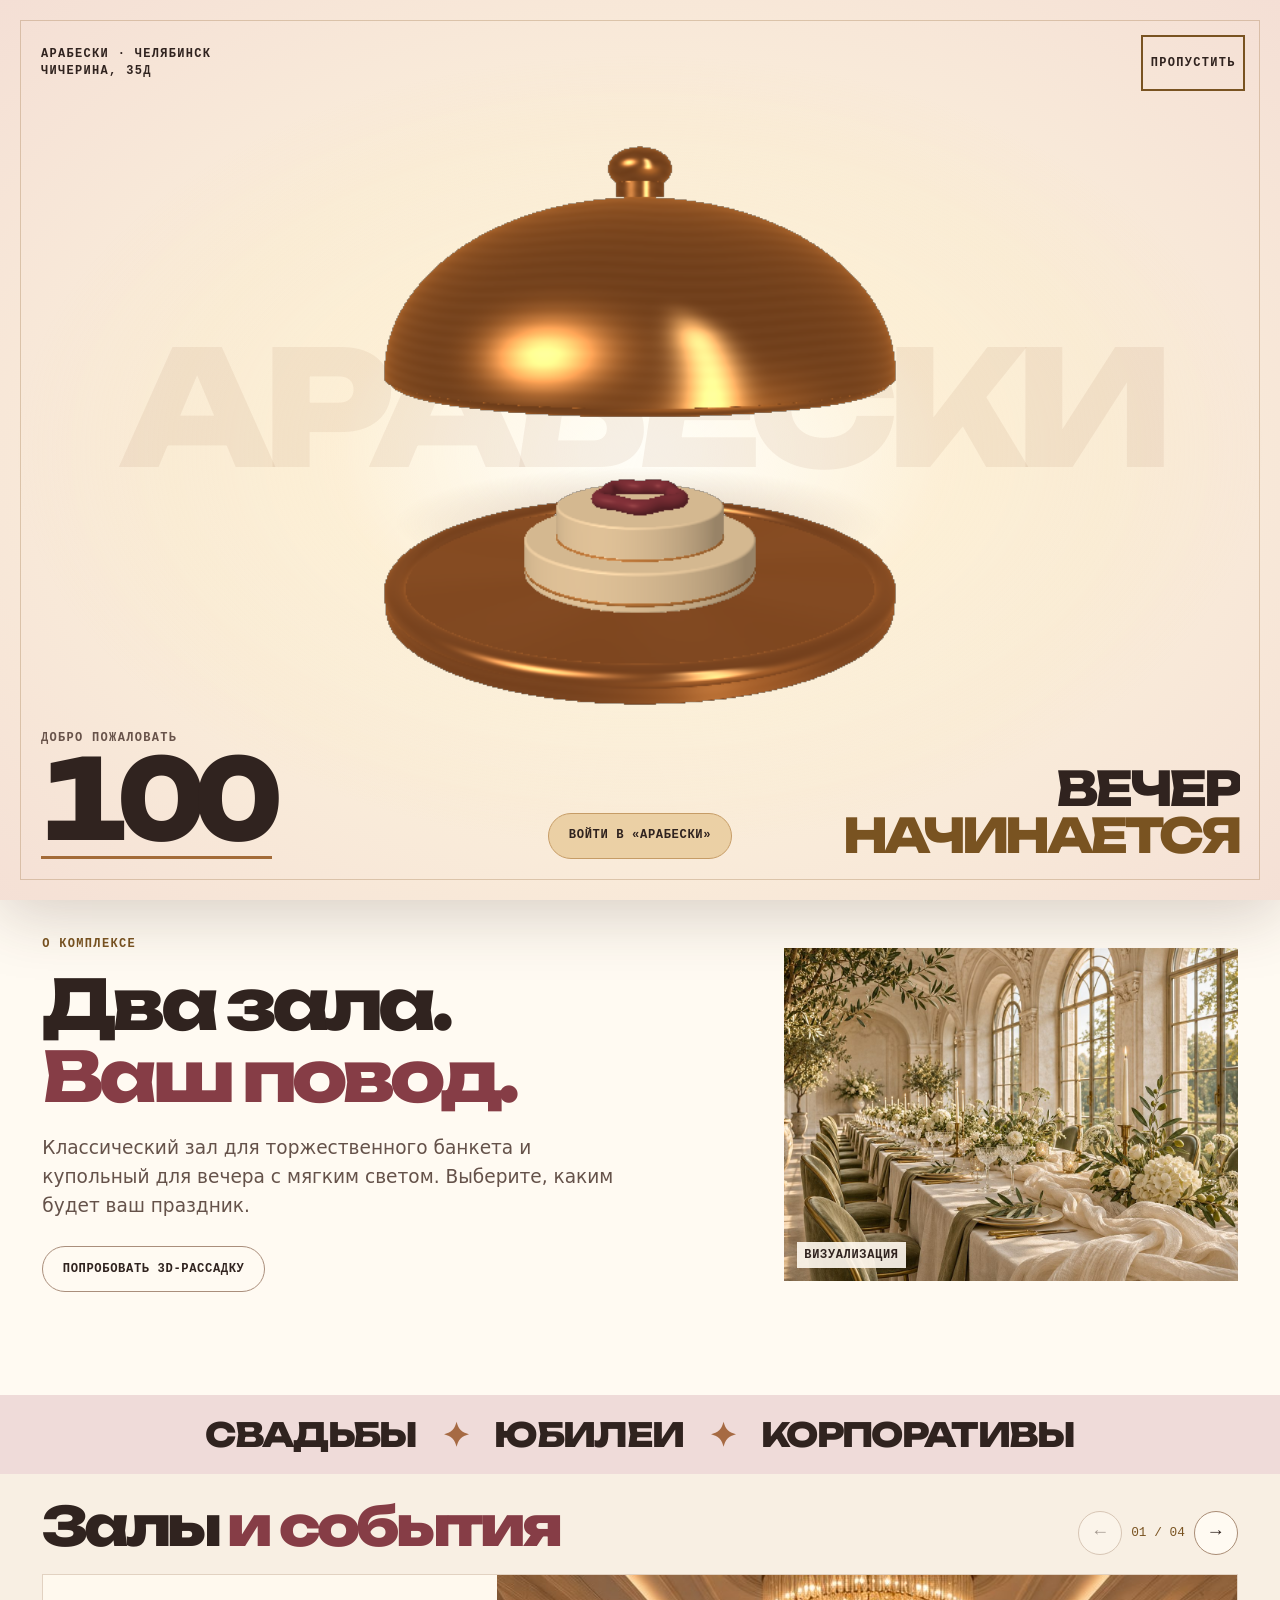
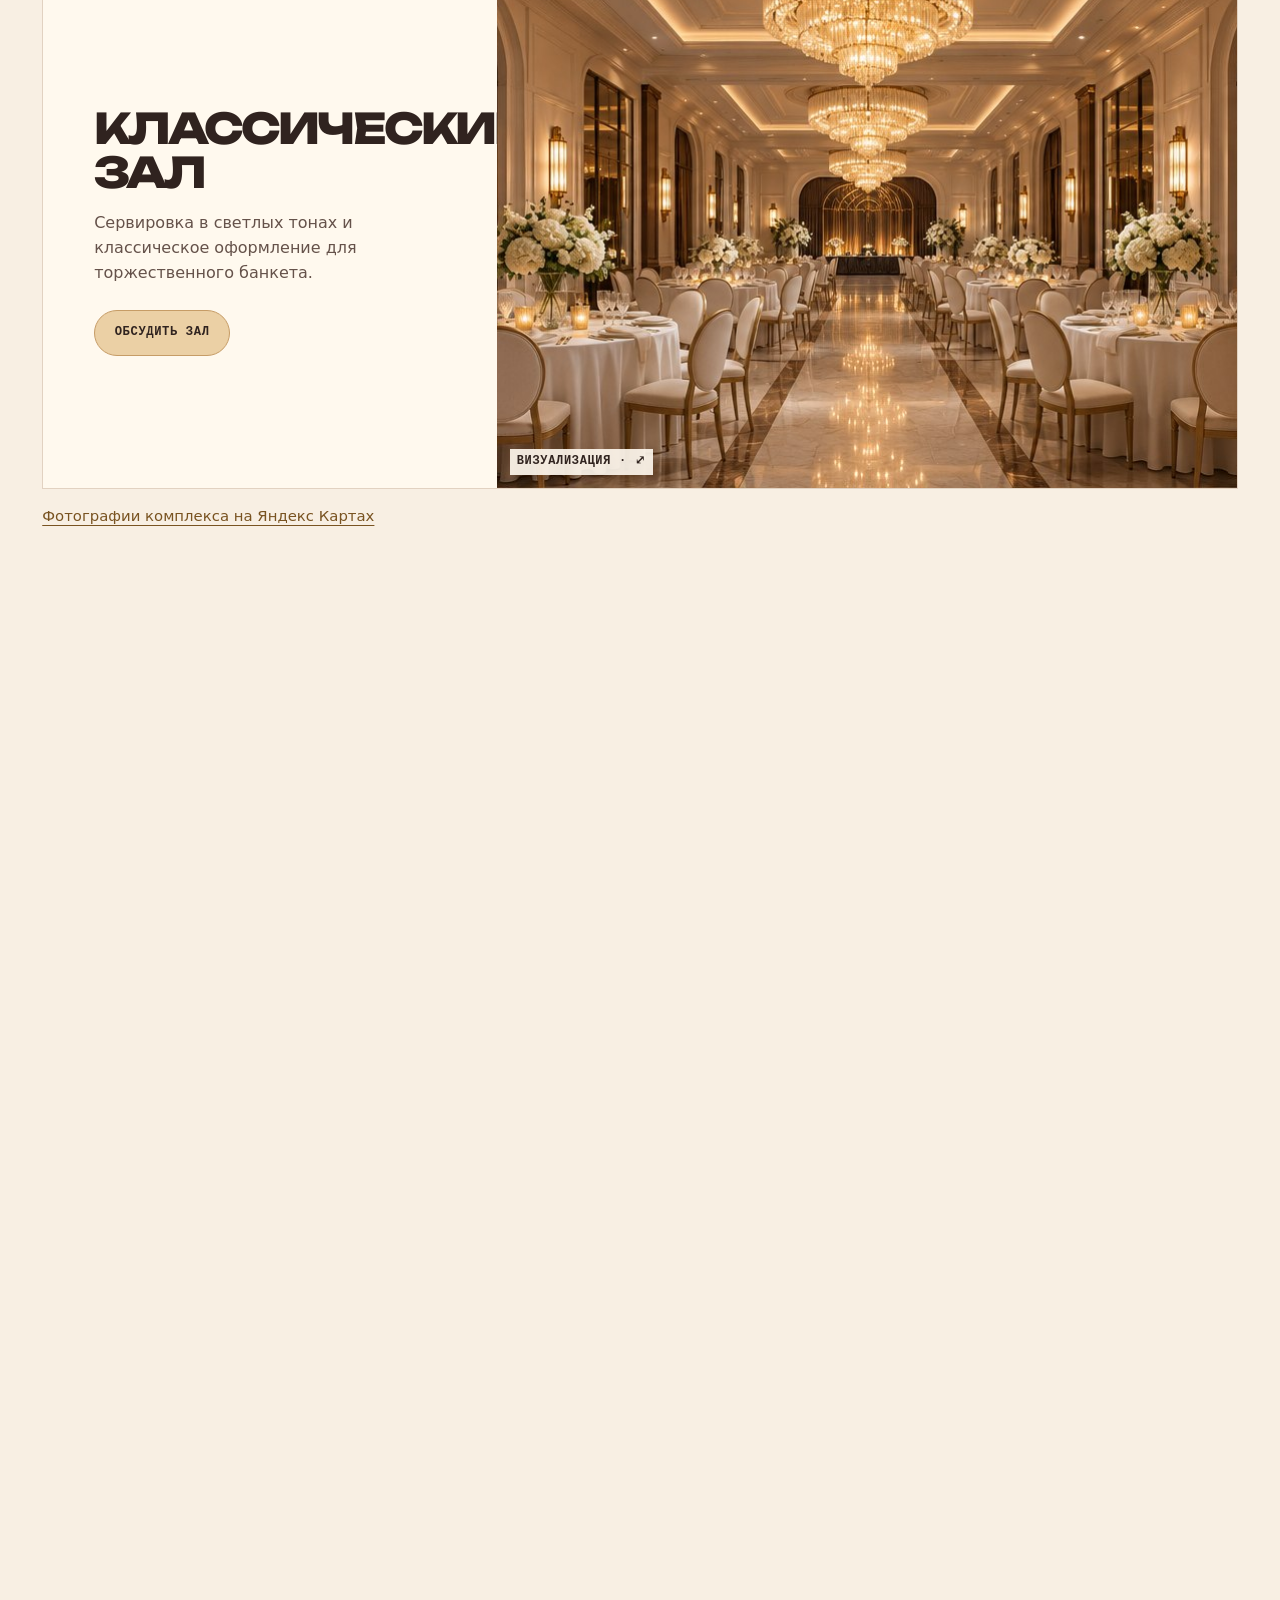
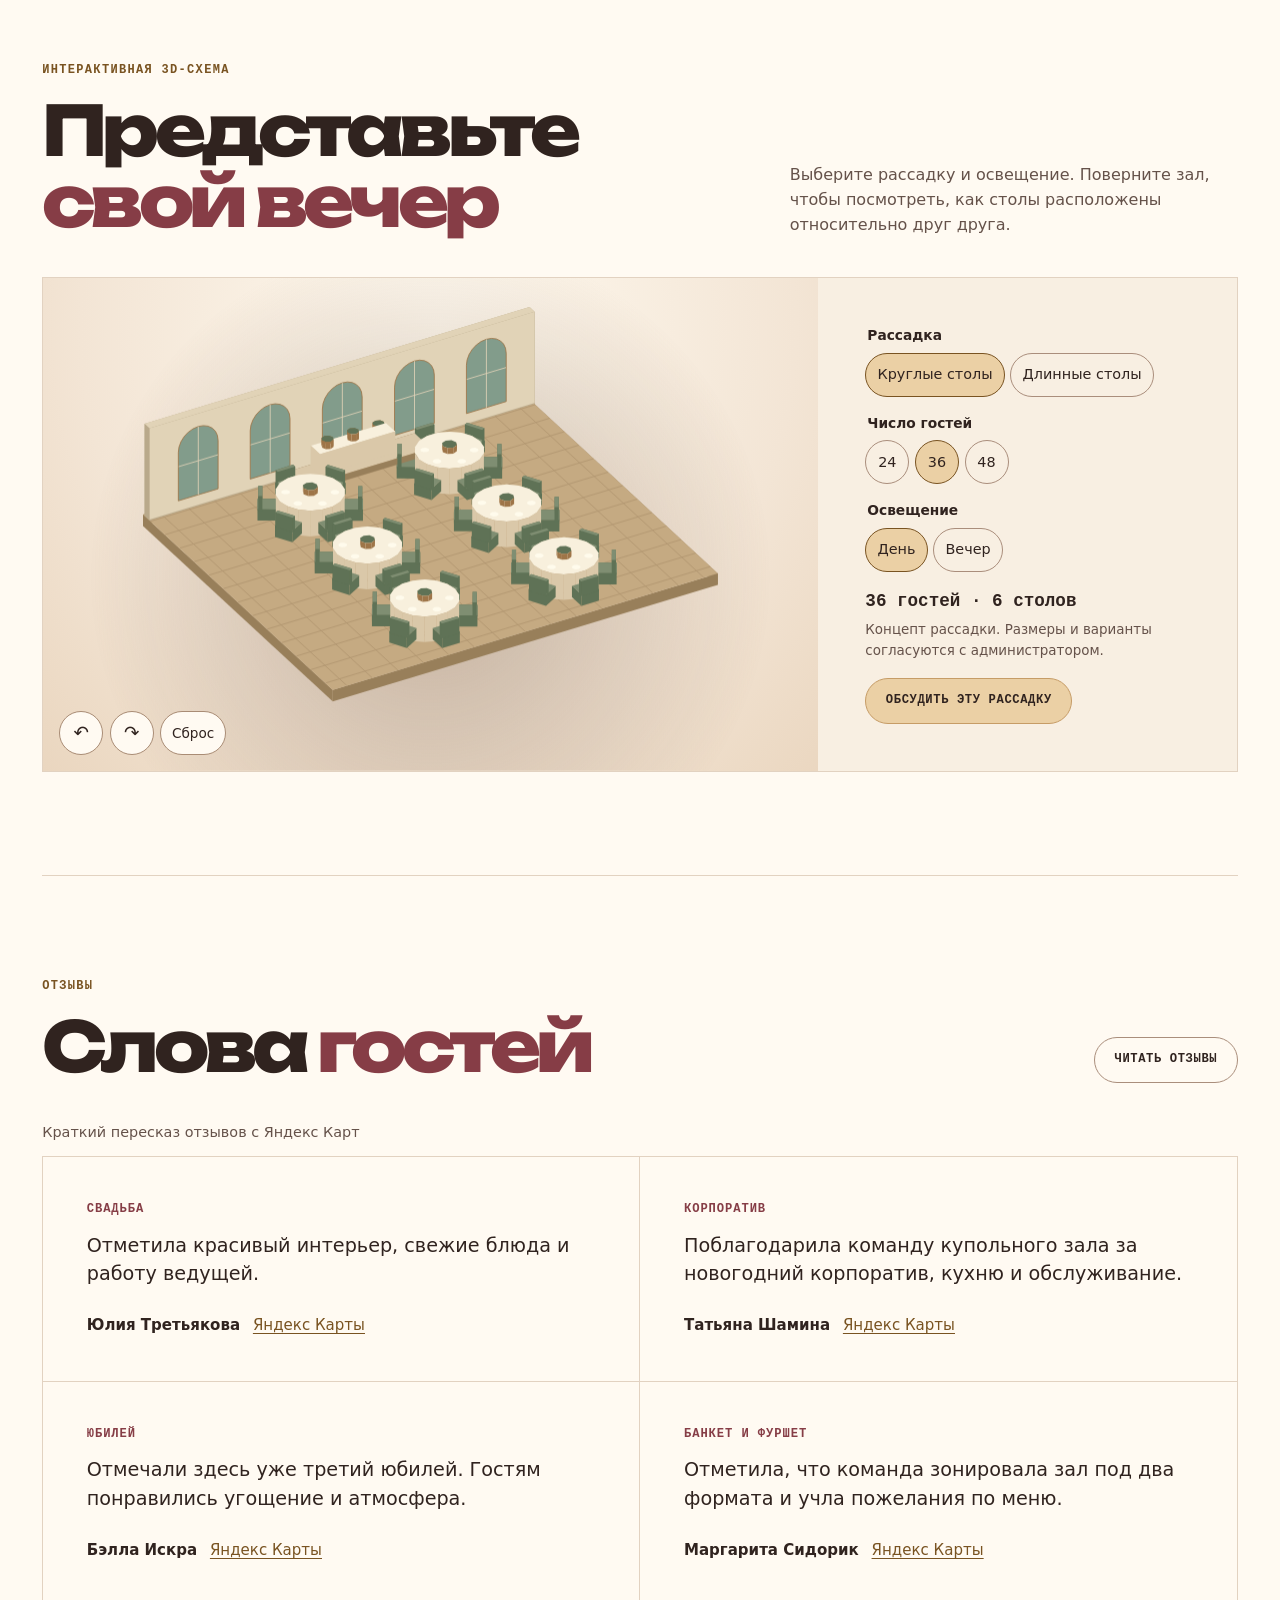
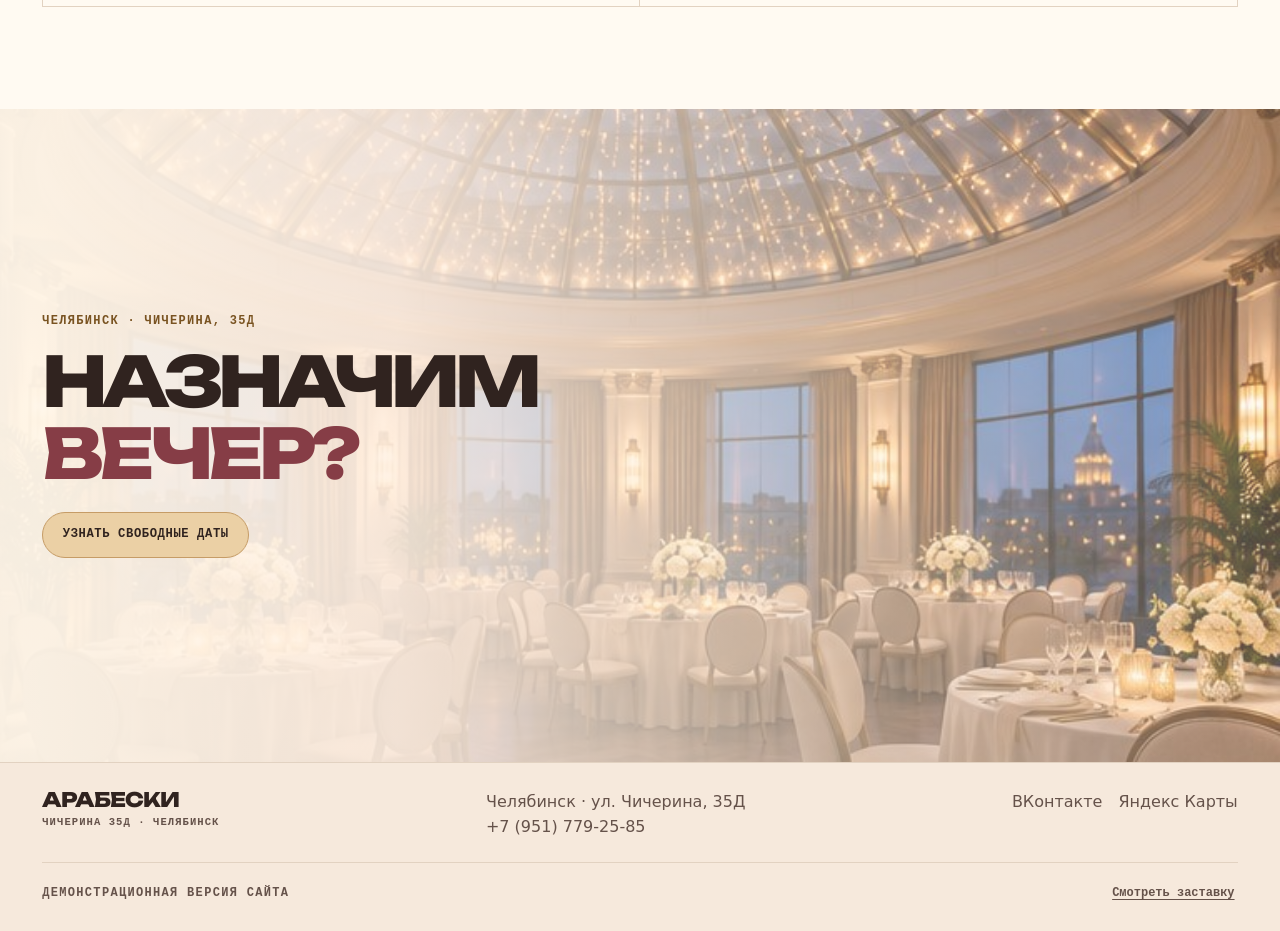
<file: index.html>
<!doctype html><html lang="ru"><head><meta charset="utf-8"><meta name="viewport" content="width=device-width,initial-scale=1"><meta name="robots" content="noindex,nofollow"><meta name="theme-color" content="#fffaf2"><meta name="description" content="Банкетный комплекс Арабески в Челябинске. Два зала, банкетное меню, отзывы и контакты."><meta property="og:title" content="Арабески · Банкетный комплекс"><meta property="og:description" content="Демо сайта банкетного комплекса в Челябинске"><title>Арабески — банкетный комплекс</title><link rel="icon" href="assets/icon.svg" type="image/svg+xml"><link rel="stylesheet" href="assets/style.css"><script src="assets/site.js" defer></script><script src="assets/poster.js" defer></script><script src="assets/cloche.js" defer></script><script src="assets/studio.js" defer></script></head><body><a class="skip" href="#main">Перейти к содержанию</a><header class="header"><div class="wrap nav-wrap"><a class="brand" href="index.html"><span>Арабески<small>ЧИЧЕРИНА 35Д · ЧЕЛЯБИНСК</small></span></a><button class="plain menu-toggle" data-show-menu type="button" aria-controls="site-menu" aria-expanded="false"><span class="menu-icon" aria-hidden="true"></span>Меню</button><button class="button" type="button" data-book >Обсудить банкет</button></div></header><main id="main">
<section class="poster wrap">
  <div class="poster-meta"><span>Банкетный комплекс</span><span>Свадьбы · юбилеи · корпоративы</span><a href="contacts.html">Челябинск · Чичерина, 35Д</a></div>
  <h1>Арабески</h1>
  <div class="poster-end"><div><strong>Два зала</strong><span>Классический и купольный</span></div><div><strong>35Д</strong><span>Улица Чичерина</span></div><div class="actions"><button class="button" type="button" data-book >Обсудить дату</button><a class="button outline" href="#halls">Смотреть залы</a></div></div>
</section>
<section class="section wrap story"><div><p class="eyebrow">О комплексе</p><h2>Два зала.<br><em>Ваш повод.</em></h2><p>Классический зал для торжественного банкета и купольный для вечера с мягким светом. Выберите, каким будет ваш праздник.</p><a class="button outline" href="#studio">Попробовать 3D-рассадку</a></div><div class="editorial-image"><img src="assets/opening.jpg" alt="Банкетный стол у высоких окон · визуализация" width="1320" height="880" loading="lazy" decoding="async"><small class="photo-label">Визуализация</small></div></section>
<div class="event-strip" aria-label="Форматы мероприятий"><span>Свадьбы</span><span aria-hidden="true">✦</span><span>Юбилеи</span><span aria-hidden="true">✦</span><span>Корпоративы</span></div>
<section class="chapters" id="halls" data-chapters><div class="chapter-shell wrap">
  <div class="chapter-head"><h2>Залы <em>и события</em></h2><div class="chapter-controls"><button class="chapter-turn" type="button" data-chapter-turn="-1" aria-label="Предыдущая глава">←</button><span data-chapter-status>01 / 04</span><button class="chapter-turn" type="button" data-chapter-turn="1" aria-label="Следующая глава">→</button></div></div>
  <div class="chapter-track" data-track tabindex="0" aria-label="Главы о банкетном комплексе"><article class="chapter"><div class="chapter-copy"><h3>Классический зал</h3><p>Сервировка в светлых тонах и классическое оформление для торжественного банкета.</p><button class="button" type="button" data-book data-hall="Классический зал">Обсудить зал</button></div><button type="button" class="image-button chapter-picture" data-photo="classic" data-caption="Классический зал · Визуализация" aria-label="Увеличить изображение: Классический зал"><img src="assets/classic.jpg" alt="Классический зал · визуализация" width="768" height="512" loading="lazy" decoding="async"><small class="photo-label">Визуализация · ⤢</small></button></article><article class="chapter"><div class="chapter-copy"><h3>Купольный зал</h3><p>Купольный потолок и мягкий свет для вечернего торжества.</p><button class="button" type="button" data-book data-hall="Купольный зал">Обсудить зал</button></div><button type="button" class="image-button chapter-picture" data-photo="dome" data-caption="Купольный зал · Визуализация" aria-label="Увеличить изображение: Купольный зал"><img src="assets/dome.jpg" alt="Купольный зал · визуализация" width="768" height="512" loading="lazy" decoding="async"><small class="photo-label">Визуализация · ⤢</small></button></article><article class="chapter"><div class="chapter-copy"><h3>Банкетное меню</h3><p>От первых закусок до десерта. Посмотрите пример подачи и запросите актуальное меню на свою дату.</p><a class="button outline" href="menu.html">Открыть меню</a></div><button type="button" class="image-button chapter-picture" data-photo="food" data-caption="Банкетное меню · Визуализация" aria-label="Увеличить изображение: Банкетное меню"><img src="assets/food.jpg" alt="Банкетное меню · визуализация" width="768" height="512" loading="lazy" decoding="async"><small class="photo-label">Визуализация · ⤢</small></button></article><article class="chapter"><div class="chapter-copy"><h3>Ваше событие</h3><p>Свадьба, юбилей или корпоратив. Сообщите дату и число гостей, чтобы обсудить формат с администратором.</p><button class="button" type="button" data-book >Обсудить событие</button></div><button type="button" class="image-button chapter-picture" data-photo="table" data-caption="Ваше событие · Визуализация" aria-label="Увеличить изображение: Ваше событие"><img src="assets/table.jpg" alt="Ваше событие · визуализация" width="768" height="512" loading="lazy" decoding="async"><small class="photo-label">Визуализация · ⤢</small></button></article></div>
  <a class="source" href="https://yandex.ru/maps/org/arabeski/1762010667/">Фотографии комплекса на Яндекс Картах</a>
</div></section>

<section class="studio section wrap" id="studio">
  <div class="section-heading"><div><p class="eyebrow">Интерактивная 3D-схема</p><h2>Представьте <em>свой вечер</em></h2></div><p>Выберите рассадку и освещение. Поверните зал, чтобы посмотреть, как столы расположены относительно друг друга.</p></div>
  <div class="studio-panel" data-studio>
    <div class="studio-stage"><canvas data-scene width="760" height="530" aria-label="Интерактивная трёхмерная схема рассадки"></canvas>
      <div class="scene-controls"><button type="button" data-turn="-1" aria-label="Повернуть влево">↶</button><button type="button" data-turn="1" aria-label="Повернуть вправо">↷</button><button type="button" data-view-reset aria-label="Вернуть исходный ракурс">Сброс</button></div>
    </div>
    <div class="studio-options">
      <fieldset><legend>Рассадка</legend><div class="studio-choices"><button type="button" data-seating="round" aria-pressed="true">Круглые столы</button><button type="button" data-seating="long" aria-pressed="false">Длинные столы</button></div></fieldset>
      <fieldset><legend>Число гостей</legend><div class="studio-choices"><button type="button" data-guests="24" aria-pressed="false">24</button><button type="button" data-guests="36" aria-pressed="true">36</button><button type="button" data-guests="48" aria-pressed="false">48</button></div></fieldset>
      <fieldset><legend>Освещение</legend><div class="studio-choices"><button type="button" data-light="day" aria-pressed="true">День</button><button type="button" data-light="night" aria-pressed="false">Вечер</button></div></fieldset>
      <p class="studio-summary" data-summary aria-live="polite"></p><p class="studio-note">Концепт рассадки. Размеры и варианты согласуются с администратором.</p>
      <button class="button" type="button" data-book data-plan>Обсудить эту рассадку</button>
    </div>
  </div>
</section>
<section class="section wrap"><div class="section-heading"><div><p class="eyebrow">Отзывы</p><h2>Слова <em>гостей</em></h2></div><a class="button outline" href="reviews.html">Читать отзывы</a></div><p class="review-note">Краткий пересказ отзывов с Яндекс Карт</p><div class="quote-grid"><article class="quote" data-review-category="wedding"><p class="quote-event">Свадьба</p><p class="quote-copy">Отметила красивый интерьер, свежие блюда и работу ведущей.</p><p class="quote-byline"><strong>Юлия Третьякова</strong><a href="https://yandex.ru/maps/org/arabeski/1762010667/reviews/">Яндекс Карты</a></p></article><article class="quote" data-review-category="corporate"><p class="quote-event">Корпоратив</p><p class="quote-copy">Поблагодарила команду купольного зала за новогодний корпоратив, кухню и обслуживание.</p><p class="quote-byline"><strong>Татьяна Шамина</strong><a href="https://yandex.ru/maps/org/arabeski/1762010667/reviews/">Яндекс Карты</a></p></article><article class="quote" data-review-category="anniversary"><p class="quote-event">Юбилей</p><p class="quote-copy">Отмечали здесь уже третий юбилей. Гостям понравились угощение и атмосфера.</p><p class="quote-byline"><strong>Бэлла Искра</strong><a href="https://yandex.ru/maps/org/arabeski/1762010667/reviews/">Яндекс Карты</a></p></article><article class="quote" data-review-category="other"><p class="quote-event">Банкет и фуршет</p><p class="quote-copy">Отметила, что команда зонировала зал под два формата и учла пожелания по меню.</p><p class="quote-byline"><strong>Маргарита Сидорик</strong><a href="https://yandex.ru/maps/org/arabeski/1762010667/reviews/">Яндекс Карты</a></p></article></div></section>
<section class="closing"><img src="assets/dome.jpg" alt="Купольный зал · визуализация" width="768" height="512" loading="lazy" decoding="async"><div class="wrap"><p class="eyebrow">Челябинск · Чичерина, 35Д</p><h2>Назначим <em>вечер?</em></h2><button class="button" type="button" data-book >Узнать свободные даты</button></div></section></main><footer class="footer"><div class="wrap footer-main"><a class="brand" href="index.html"><span>Арабески<small>ЧИЧЕРИНА 35Д · ЧЕЛЯБИНСК</small></span></a><div>Челябинск · ул. Чичерина, 35Д<br><a href="tel:+79517792585">+7 (951) 779-25-85</a></div><div class="footer-links"><a href="https://vk.ru/arabeski_chel">ВКонтакте</a><a href="https://yandex.ru/maps/org/arabeski/1762010667/">Яндекс Карты</a></div></div><div class="wrap footer-note"><span>Демонстрационная версия сайта</span><button class="plain replay-intro" type="button" data-replay-intro>Смотреть заставку</button></div></footer><dialog id="booking" aria-labelledby="booking-title"><div class="dialog-inner"><form method="dialog"><button class="close" aria-label="Закрыть">×</button></form><p class="eyebrow">Планирование банкета</p><h2 id="booking-title">Обсудить <em>праздник</em></h2><form id="request"><label>Формат<select name="event"><option>Свадьба</option><option>Юбилей</option><option>Корпоратив</option><option>Другое мероприятие</option></select></label><div class="fields"><label>Дата<input type="date" name="date" required></label><label>Число гостей<input type="number" name="guests" min="1" max="500" required inputmode="numeric" placeholder="Например, 40"></label></div><label>Зал<select name="hall"><option>Помогите выбрать</option><option>Классический зал</option><option>Купольный зал</option></select></label><p class="hint">Сайт подготовит текст. Отправить его можно вручную в сообщество.</p><button class="button" type="submit">Подготовить запрос</button></form><div id="request-ready" hidden><label>Ваш запрос<textarea id="message" rows="6" readonly></textarea></label><div class="actions"><button class="button outline" id="copy" type="button">Скопировать</button><a class="button" href="https://vk.ru/arabeski_chel" target="_blank" rel="noopener">Открыть ВКонтакте</a></div><p id="copy-status" class="hint" role="status"></p></div></div></dialog>
<dialog id="lightbox" aria-label="Фотография зала"><div class="lightbox-inner"><form method="dialog"><button class="close" aria-label="Закрыть">×</button></form><img alt=""><p></p></div></dialog><dialog id="site-menu" aria-label="Навигация по сайту"><div class="menu-layout"><div class="menu-navigation">
  <div class="menu-head"><a class="brand" href="index.html"><span>Арабески<small>ЧИЧЕРИНА 35Д · ЧЕЛЯБИНСК</small></span></a><form method="dialog"><button class="plain menu-toggle" type="submit">Закрыть <span class="menu-icon menu-cross" aria-hidden="true"></span></button></form></div>
  <nav aria-label="Разделы сайта"><a href="index.html" aria-current="page" data-menu-image="assets/opening.jpg" data-image-alt="Праздничная сервировка · визуализация">Главная</a><a href="menu.html"  data-menu-image="assets/food.jpg" data-image-alt="Подача горячего блюда · визуализация">Меню</a><a href="reviews.html"  data-menu-image="assets/table.jpg" data-image-alt="Детали сервировки · визуализация">Отзывы</a><a href="contacts.html"  data-menu-image="assets/dome.jpg" data-image-alt="Купольный зал · визуализация">Контакты</a></nav>
  <a class="menu-phone" href="tel:+79517792585">+7 (951) 779-25-85</a>
</div><div class="menu-visual"><img src="assets/opening.jpg" alt="Праздничная сервировка · визуализация" width="1320" height="880" loading="lazy" decoding="async"><small class="photo-label">Визуализация</small></div></div></dialog><dialog id="splash" aria-labelledby="splash-title"><div class="splash-layout">
  <div class="splash-top"><span>Арабески · Челябинск<br>Чичерина, 35Д</span><form method="dialog"><button type="submit" class="plain">Пропустить</button></form></div>
  <div class="splash-visual" aria-hidden="true"><span class="splash-wordmark">Арабески</span><div class="cloche-fallback"><i></i><span></span><b></b></div><canvas></canvas></div>
  <div class="splash-bottom"><div class="splash-progress"><p class="splash-place" data-intro-state>Готовим подачу</p><div role="progressbar" aria-label="Раскрытие заставки" aria-valuemin="0" aria-valuemax="100" aria-valuenow="0" data-intro-progress><strong aria-hidden="true" data-intro-count>0</strong><i aria-hidden="true"></i></div></div><form method="dialog"><button type="submit" class="button" data-intro-enter disabled>Войти в «Арабески»</button></form><p id="splash-title"><span>Вечер</span> <em>начинается</em></p></div>
</div></dialog></body></html>
</file>
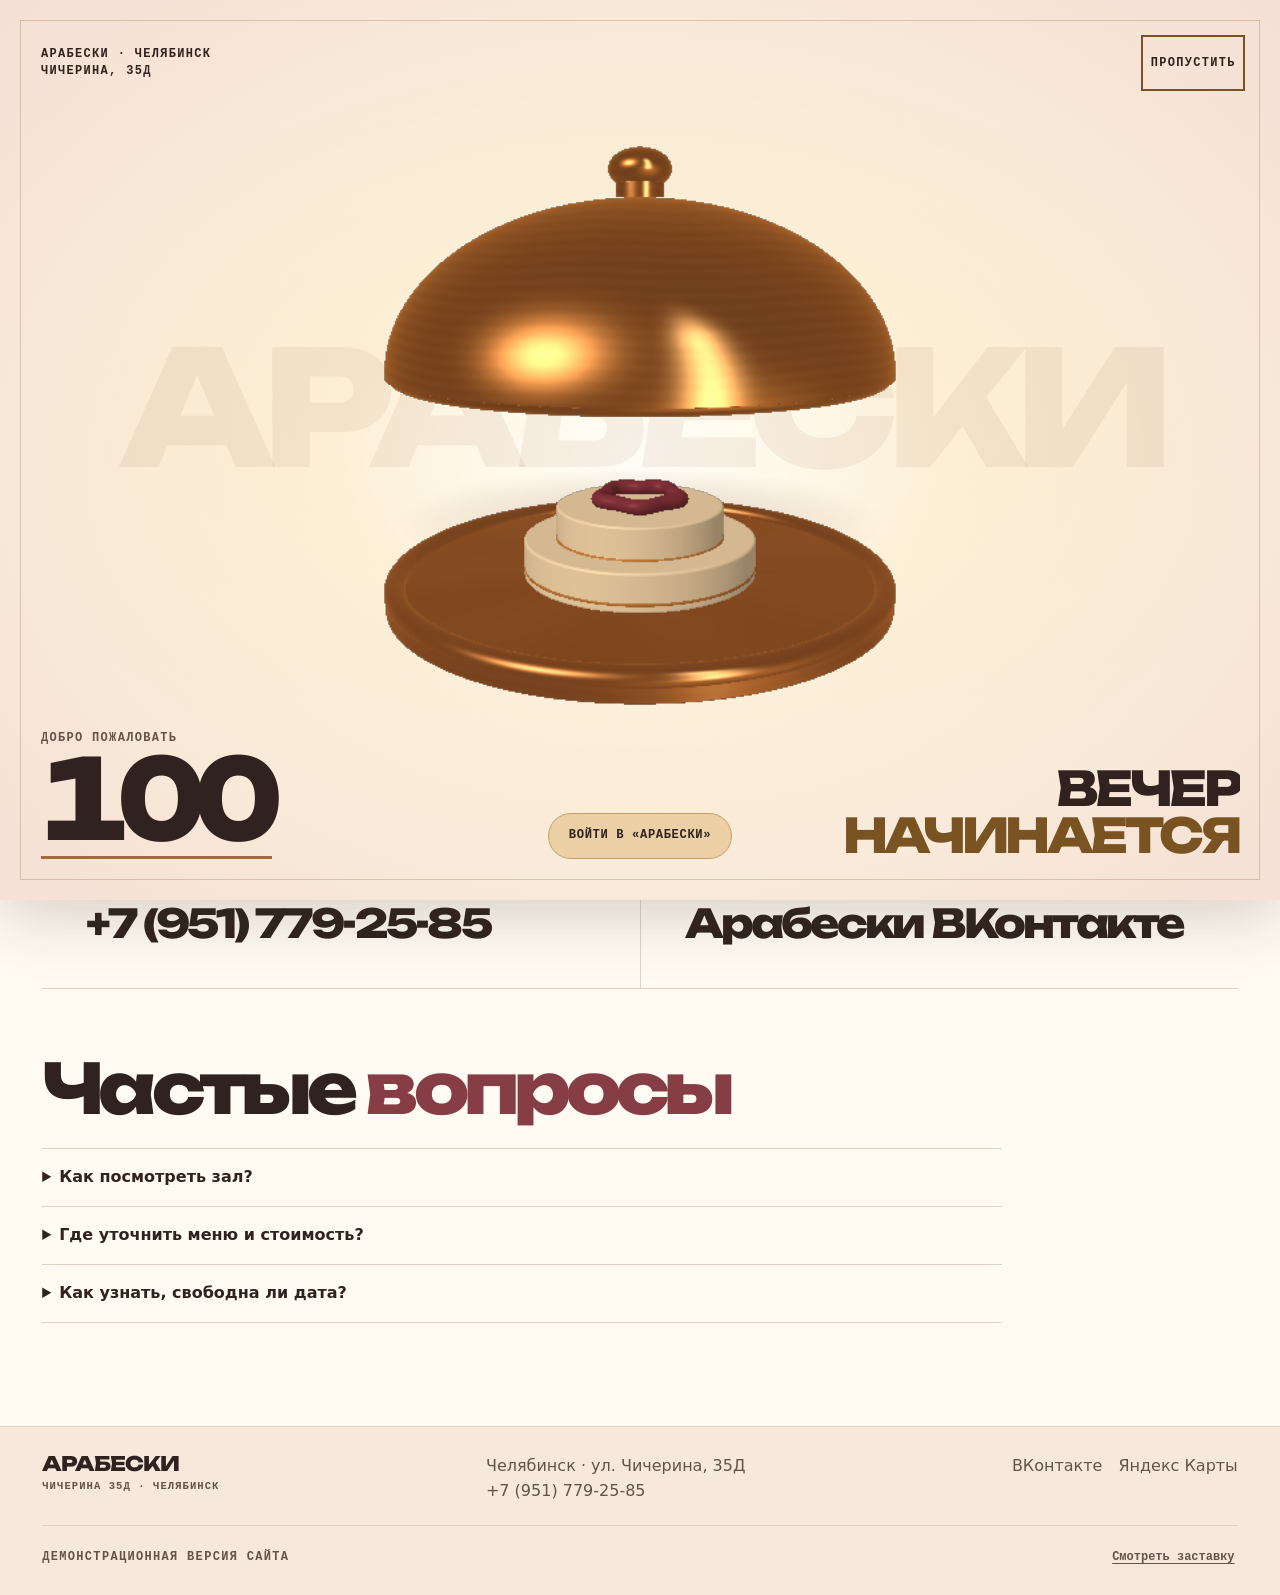
<file: contacts.html>
<!doctype html><html lang="ru"><head><meta charset="utf-8"><meta name="viewport" content="width=device-width,initial-scale=1"><meta name="robots" content="noindex,nofollow"><meta name="theme-color" content="#fffaf2"><meta name="description" content="Банкетный комплекс Арабески в Челябинске. Два зала, банкетное меню, отзывы и контакты."><meta property="og:title" content="Арабески · Банкетный комплекс"><meta property="og:description" content="Демо сайта банкетного комплекса в Челябинске"><title>Контакты · Арабески — банкетный комплекс</title><link rel="icon" href="assets/icon.svg" type="image/svg+xml"><link rel="stylesheet" href="assets/style.css"><script src="assets/site.js" defer></script><script src="assets/poster.js" defer></script><script src="assets/cloche.js" defer></script></head><body><a class="skip" href="#main">Перейти к содержанию</a><header class="header"><div class="wrap nav-wrap"><a class="brand" href="index.html"><span>Арабески<small>ЧИЧЕРИНА 35Д · ЧЕЛЯБИНСК</small></span></a><button class="plain menu-toggle" data-show-menu type="button" aria-controls="site-menu" aria-expanded="false"><span class="menu-icon" aria-hidden="true"></span>Меню</button><button class="button" type="button" data-book >Обсудить банкет</button></div></header><main id="main"><section class="wrap inner-hero editorial"><div><p class="eyebrow">Контакты · Челябинск</p><h1>Давайте <em>встретимся</em></h1><p class="intro">Выберите удобный способ связи, чтобы уточнить свободные даты и договориться о просмотре зала.</p><div class="actions"><button class="button" type="button" data-book >Обсудить банкет</button><a class="button outline" href="https://vk.ru/arabeski_chel">Написать ВКонтакте</a></div></div><div class="address-card"><p class="eyebrow">Как нас найти</p><h2>Чичерина, <em>35Д</em></h2><p>Челябинск · 2 этаж</p><a class="button outline" href="https://yandex.ru/maps/org/arabeski/1762010667/">Построить маршрут</a><span class="mark" aria-hidden="true">✦</span></div></section>
<section class="section wrap"><div class="section-heading"><h2>На <em>связи</em></h2></div><div class="contact-grid"><article><p class="eyebrow">Телефон</p><h3><a href="tel:+79517792585">+7 (951) 779-25-85</a></h3></article><article><p class="eyebrow">Сообщество</p><h3><a href="https://vk.ru/arabeski_chel">Арабески ВКонтакте</a></h3></article></div><div class="faq"><h2>Частые <em>вопросы</em></h2><details><summary>Как посмотреть зал?</summary><p>Позвоните или напишите в сообщество, чтобы согласовать время просмотра.</p></details><details><summary>Где уточнить меню и стоимость?</summary><p>Сообщите дату и примерное число гостей администратору. Он подскажет актуальные варианты.</p></details><details><summary>Как узнать, свободна ли дата?</summary><p>Подготовьте запрос с датой и уточните доступность в сообществе или по телефону.</p></details></div></section></main><footer class="footer"><div class="wrap footer-main"><a class="brand" href="index.html"><span>Арабески<small>ЧИЧЕРИНА 35Д · ЧЕЛЯБИНСК</small></span></a><div>Челябинск · ул. Чичерина, 35Д<br><a href="tel:+79517792585">+7 (951) 779-25-85</a></div><div class="footer-links"><a href="https://vk.ru/arabeski_chel">ВКонтакте</a><a href="https://yandex.ru/maps/org/arabeski/1762010667/">Яндекс Карты</a></div></div><div class="wrap footer-note"><span>Демонстрационная версия сайта</span><button class="plain replay-intro" type="button" data-replay-intro>Смотреть заставку</button></div></footer><dialog id="booking" aria-labelledby="booking-title"><div class="dialog-inner"><form method="dialog"><button class="close" aria-label="Закрыть">×</button></form><p class="eyebrow">Планирование банкета</p><h2 id="booking-title">Обсудить <em>праздник</em></h2><form id="request"><label>Формат<select name="event"><option>Свадьба</option><option>Юбилей</option><option>Корпоратив</option><option>Другое мероприятие</option></select></label><div class="fields"><label>Дата<input type="date" name="date" required></label><label>Число гостей<input type="number" name="guests" min="1" max="500" required inputmode="numeric" placeholder="Например, 40"></label></div><label>Зал<select name="hall"><option>Помогите выбрать</option><option>Классический зал</option><option>Купольный зал</option></select></label><p class="hint">Сайт подготовит текст. Отправить его можно вручную в сообщество.</p><button class="button" type="submit">Подготовить запрос</button></form><div id="request-ready" hidden><label>Ваш запрос<textarea id="message" rows="6" readonly></textarea></label><div class="actions"><button class="button outline" id="copy" type="button">Скопировать</button><a class="button" href="https://vk.ru/arabeski_chel" target="_blank" rel="noopener">Открыть ВКонтакте</a></div><p id="copy-status" class="hint" role="status"></p></div></div></dialog>
<dialog id="lightbox" aria-label="Фотография зала"><div class="lightbox-inner"><form method="dialog"><button class="close" aria-label="Закрыть">×</button></form><img alt=""><p></p></div></dialog><dialog id="site-menu" aria-label="Навигация по сайту"><div class="menu-layout"><div class="menu-navigation">
  <div class="menu-head"><a class="brand" href="index.html"><span>Арабески<small>ЧИЧЕРИНА 35Д · ЧЕЛЯБИНСК</small></span></a><form method="dialog"><button class="plain menu-toggle" type="submit">Закрыть <span class="menu-icon menu-cross" aria-hidden="true"></span></button></form></div>
  <nav aria-label="Разделы сайта"><a href="index.html"  data-menu-image="assets/opening.jpg" data-image-alt="Праздничная сервировка · визуализация">Главная</a><a href="menu.html"  data-menu-image="assets/food.jpg" data-image-alt="Подача горячего блюда · визуализация">Меню</a><a href="reviews.html"  data-menu-image="assets/table.jpg" data-image-alt="Детали сервировки · визуализация">Отзывы</a><a href="contacts.html" aria-current="page" data-menu-image="assets/dome.jpg" data-image-alt="Купольный зал · визуализация">Контакты</a></nav>
  <a class="menu-phone" href="tel:+79517792585">+7 (951) 779-25-85</a>
</div><div class="menu-visual"><img src="assets/opening.jpg" alt="Праздничная сервировка · визуализация" width="1320" height="880" loading="lazy" decoding="async"><small class="photo-label">Визуализация</small></div></div></dialog><dialog id="splash" aria-labelledby="splash-title"><div class="splash-layout">
  <div class="splash-top"><span>Арабески · Челябинск<br>Чичерина, 35Д</span><form method="dialog"><button type="submit" class="plain">Пропустить</button></form></div>
  <div class="splash-visual" aria-hidden="true"><span class="splash-wordmark">Арабески</span><div class="cloche-fallback"><i></i><span></span><b></b></div><canvas></canvas></div>
  <div class="splash-bottom"><div class="splash-progress"><p class="splash-place" data-intro-state>Готовим подачу</p><div role="progressbar" aria-label="Раскрытие заставки" aria-valuemin="0" aria-valuemax="100" aria-valuenow="0" data-intro-progress><strong aria-hidden="true" data-intro-count>0</strong><i aria-hidden="true"></i></div></div><form method="dialog"><button type="submit" class="button" data-intro-enter disabled>Войти в «Арабески»</button></form><p id="splash-title"><span>Вечер</span> <em>начинается</em></p></div>
</div></dialog></body></html>
</file>
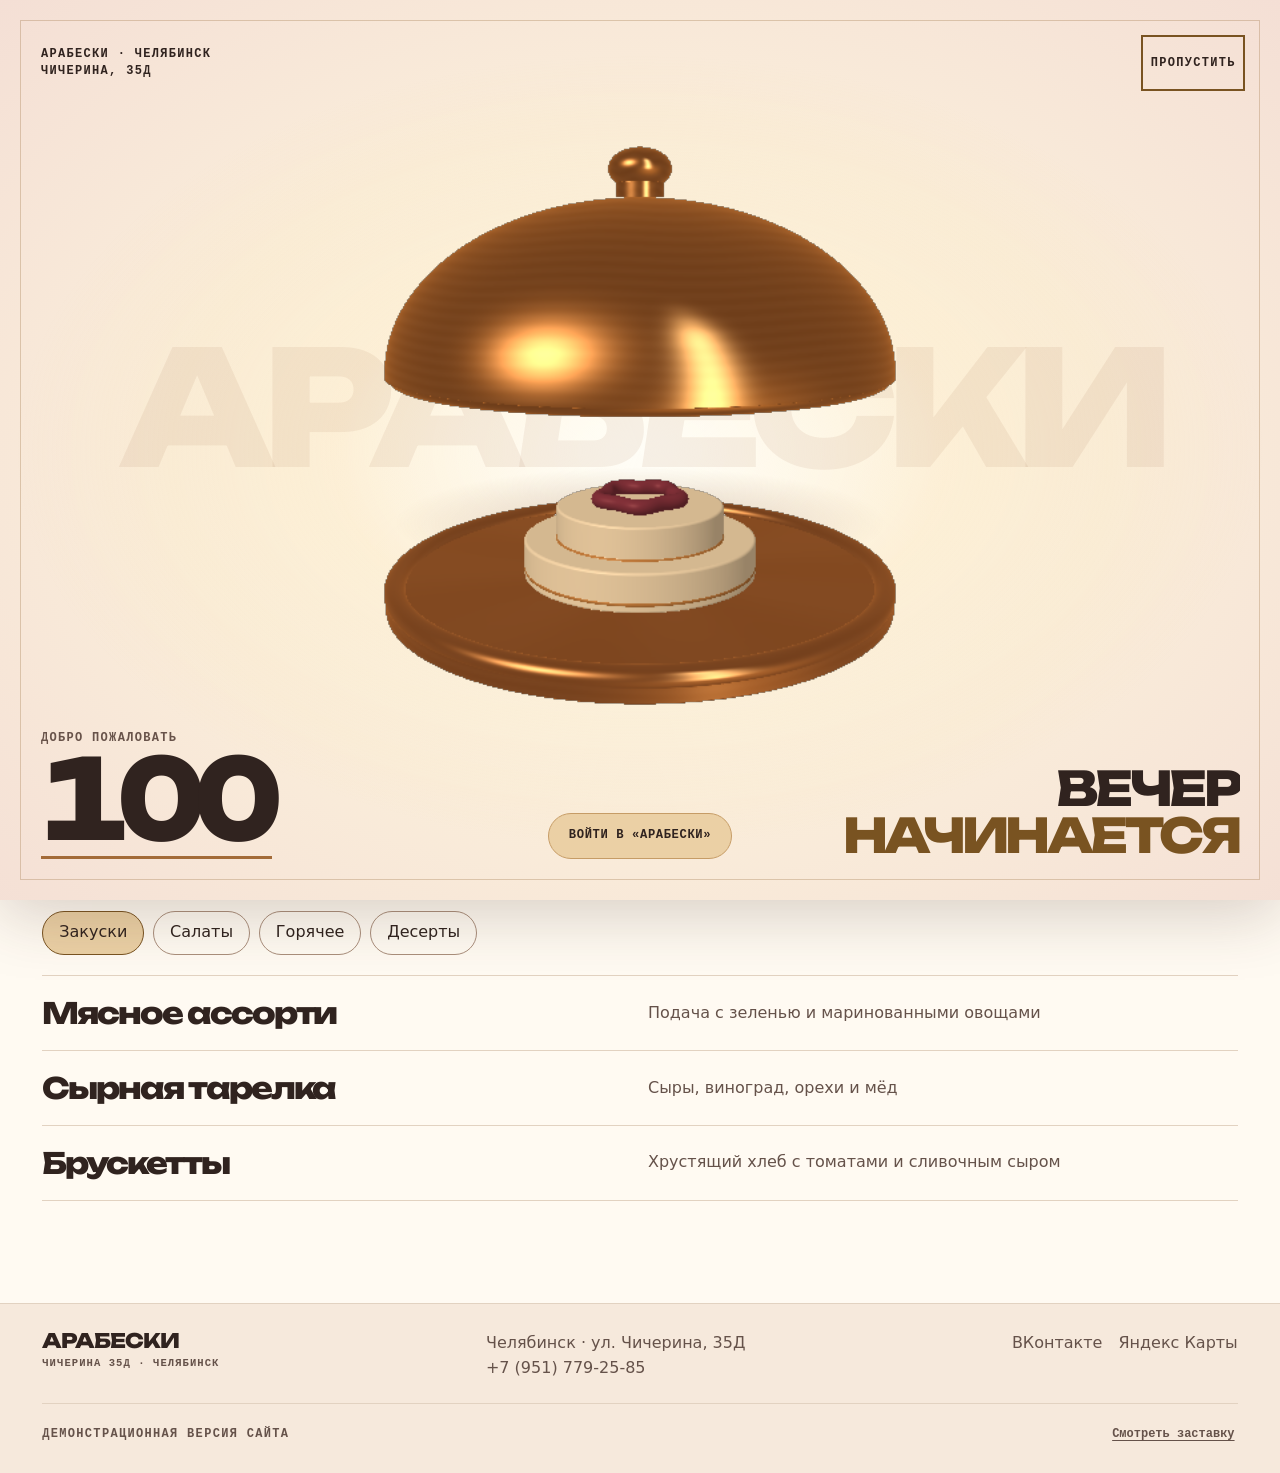
<file: menu.html>
<!doctype html><html lang="ru"><head><meta charset="utf-8"><meta name="viewport" content="width=device-width,initial-scale=1"><meta name="robots" content="noindex,nofollow"><meta name="theme-color" content="#fffaf2"><meta name="description" content="Банкетный комплекс Арабески в Челябинске. Два зала, банкетное меню, отзывы и контакты."><meta property="og:title" content="Арабески · Банкетный комплекс"><meta property="og:description" content="Демо сайта банкетного комплекса в Челябинске"><title>Меню · Арабески — банкетный комплекс</title><link rel="icon" href="assets/icon.svg" type="image/svg+xml"><link rel="stylesheet" href="assets/style.css"><script src="assets/site.js" defer></script><script src="assets/poster.js" defer></script><script src="assets/cloche.js" defer></script></head><body><a class="skip" href="#main">Перейти к содержанию</a><header class="header"><div class="wrap nav-wrap"><a class="brand" href="index.html"><span>Арабески<small>ЧИЧЕРИНА 35Д · ЧЕЛЯБИНСК</small></span></a><button class="plain menu-toggle" data-show-menu type="button" aria-controls="site-menu" aria-expanded="false"><span class="menu-icon" aria-hidden="true"></span>Меню</button><button class="button" type="button" data-book >Обсудить банкет</button></div></header><main id="main"><section class="wrap inner-hero editorial"><div><p class="eyebrow">Кухня и сервировка</p><h1>Банкетное <em>меню</em></h1><p class="intro">Обсудите с администратором состав банкета, индивидуальные пожелания и стоимость на вашу дату.</p><button class="button" type="button" data-book data-topic="Актуальное банкетное меню">Запросить актуальное меню</button></div><div class="editorial-image"><img src="assets/food.jpg" alt="Иллюстрация подачи горячего блюда" width="768" height="512" fetchpriority="high" decoding="async"><small class="photo-label">Иллюстрация подачи</small></div></section>
<section class="section wrap"><div class="section-heading"><div><p class="eyebrow">Пример для демо</p><h2>Подача <em>по курсам</em></h2></div><p>Иллюстративная подборка. Блюда, состав и цены уточняйте у комплекса.</p></div><div class="menu-tabs" aria-label="Разделы меню"><button type="button" aria-pressed="true" data-menu-tab="menu-0">Закуски</button><button type="button" aria-pressed="false" data-menu-tab="menu-1">Салаты</button><button type="button" aria-pressed="false" data-menu-tab="menu-2">Горячее</button><button type="button" aria-pressed="false" data-menu-tab="menu-3">Десерты</button></div><section id="menu-0" class="menu-panel" aria-label="Закуски" ><article><h3>Мясное ассорти</h3><p>Подача с зеленью и маринованными овощами</p></article><article><h3>Сырная тарелка</h3><p>Сыры, виноград, орехи и мёд</p></article><article><h3>Брускетты</h3><p>Хрустящий хлеб с томатами и сливочным сыром</p></article></section><section id="menu-1" class="menu-panel" aria-label="Салаты" hidden><article><h3>Цезарь с курицей</h3><p>Курица, листья салата, гренки и соус</p></article><article><h3>Овощной салат</h3><p>Свежие овощи с зеленью и лёгкой заправкой</p></article><article><h3>Салат с ростбифом</h3><p>Ростбиф с томатами и салатным миксом</p></article></section><section id="menu-2" class="menu-panel" aria-label="Горячее" hidden><article><h3>Говядина с овощами</h3><p>Говядина с запечёнными сезонными овощами</p></article><article><h3>Куриное филе</h3><p>Подача с картофелем и сливочным соусом</p></article><article><h3>Запечённая рыба</h3><p>Рыбное филе с лимоном и овощным гарниром</p></article></section><section id="menu-3" class="menu-panel" aria-label="Десерты" hidden><article><h3>Порционный чизкейк</h3><p>Сливочный десерт с ягодным соусом</p></article><article><h3>Фруктовое ассорти</h3><p>Сезонные фрукты и ягоды</p></article><article><h3>Банкетный торт</h3><p>Вариант для подачи в финале торжества</p></article></section></section></main><footer class="footer"><div class="wrap footer-main"><a class="brand" href="index.html"><span>Арабески<small>ЧИЧЕРИНА 35Д · ЧЕЛЯБИНСК</small></span></a><div>Челябинск · ул. Чичерина, 35Д<br><a href="tel:+79517792585">+7 (951) 779-25-85</a></div><div class="footer-links"><a href="https://vk.ru/arabeski_chel">ВКонтакте</a><a href="https://yandex.ru/maps/org/arabeski/1762010667/">Яндекс Карты</a></div></div><div class="wrap footer-note"><span>Демонстрационная версия сайта</span><button class="plain replay-intro" type="button" data-replay-intro>Смотреть заставку</button></div></footer><dialog id="booking" aria-labelledby="booking-title"><div class="dialog-inner"><form method="dialog"><button class="close" aria-label="Закрыть">×</button></form><p class="eyebrow">Планирование банкета</p><h2 id="booking-title">Обсудить <em>праздник</em></h2><form id="request"><label>Формат<select name="event"><option>Свадьба</option><option>Юбилей</option><option>Корпоратив</option><option>Другое мероприятие</option></select></label><div class="fields"><label>Дата<input type="date" name="date" required></label><label>Число гостей<input type="number" name="guests" min="1" max="500" required inputmode="numeric" placeholder="Например, 40"></label></div><label>Зал<select name="hall"><option>Помогите выбрать</option><option>Классический зал</option><option>Купольный зал</option></select></label><p class="hint">Сайт подготовит текст. Отправить его можно вручную в сообщество.</p><button class="button" type="submit">Подготовить запрос</button></form><div id="request-ready" hidden><label>Ваш запрос<textarea id="message" rows="6" readonly></textarea></label><div class="actions"><button class="button outline" id="copy" type="button">Скопировать</button><a class="button" href="https://vk.ru/arabeski_chel" target="_blank" rel="noopener">Открыть ВКонтакте</a></div><p id="copy-status" class="hint" role="status"></p></div></div></dialog>
<dialog id="lightbox" aria-label="Фотография зала"><div class="lightbox-inner"><form method="dialog"><button class="close" aria-label="Закрыть">×</button></form><img alt=""><p></p></div></dialog><dialog id="site-menu" aria-label="Навигация по сайту"><div class="menu-layout"><div class="menu-navigation">
  <div class="menu-head"><a class="brand" href="index.html"><span>Арабески<small>ЧИЧЕРИНА 35Д · ЧЕЛЯБИНСК</small></span></a><form method="dialog"><button class="plain menu-toggle" type="submit">Закрыть <span class="menu-icon menu-cross" aria-hidden="true"></span></button></form></div>
  <nav aria-label="Разделы сайта"><a href="index.html"  data-menu-image="assets/opening.jpg" data-image-alt="Праздничная сервировка · визуализация">Главная</a><a href="menu.html" aria-current="page" data-menu-image="assets/food.jpg" data-image-alt="Подача горячего блюда · визуализация">Меню</a><a href="reviews.html"  data-menu-image="assets/table.jpg" data-image-alt="Детали сервировки · визуализация">Отзывы</a><a href="contacts.html"  data-menu-image="assets/dome.jpg" data-image-alt="Купольный зал · визуализация">Контакты</a></nav>
  <a class="menu-phone" href="tel:+79517792585">+7 (951) 779-25-85</a>
</div><div class="menu-visual"><img src="assets/opening.jpg" alt="Праздничная сервировка · визуализация" width="1320" height="880" loading="lazy" decoding="async"><small class="photo-label">Визуализация</small></div></div></dialog><dialog id="splash" aria-labelledby="splash-title"><div class="splash-layout">
  <div class="splash-top"><span>Арабески · Челябинск<br>Чичерина, 35Д</span><form method="dialog"><button type="submit" class="plain">Пропустить</button></form></div>
  <div class="splash-visual" aria-hidden="true"><span class="splash-wordmark">Арабески</span><div class="cloche-fallback"><i></i><span></span><b></b></div><canvas></canvas></div>
  <div class="splash-bottom"><div class="splash-progress"><p class="splash-place" data-intro-state>Готовим подачу</p><div role="progressbar" aria-label="Раскрытие заставки" aria-valuemin="0" aria-valuemax="100" aria-valuenow="0" data-intro-progress><strong aria-hidden="true" data-intro-count>0</strong><i aria-hidden="true"></i></div></div><form method="dialog"><button type="submit" class="button" data-intro-enter disabled>Войти в «Арабески»</button></form><p id="splash-title"><span>Вечер</span> <em>начинается</em></p></div>
</div></dialog></body></html>
</file>
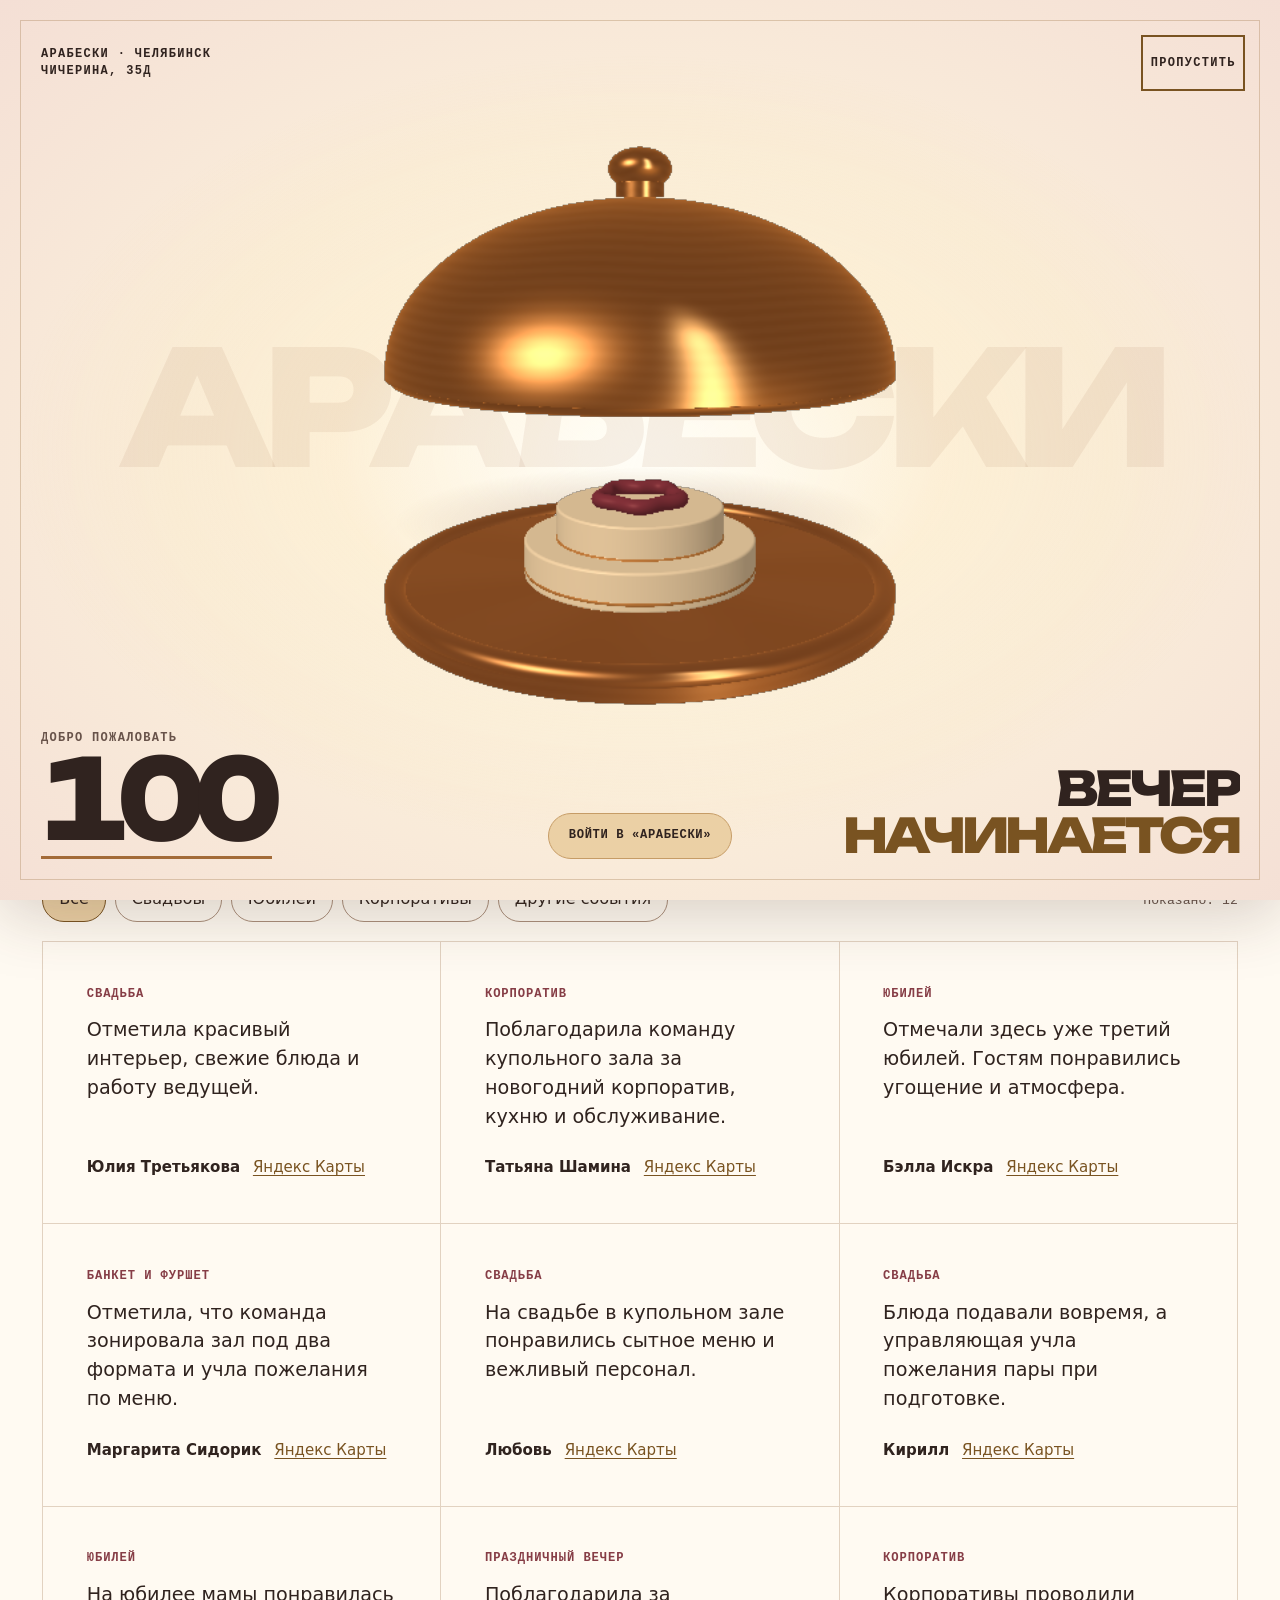
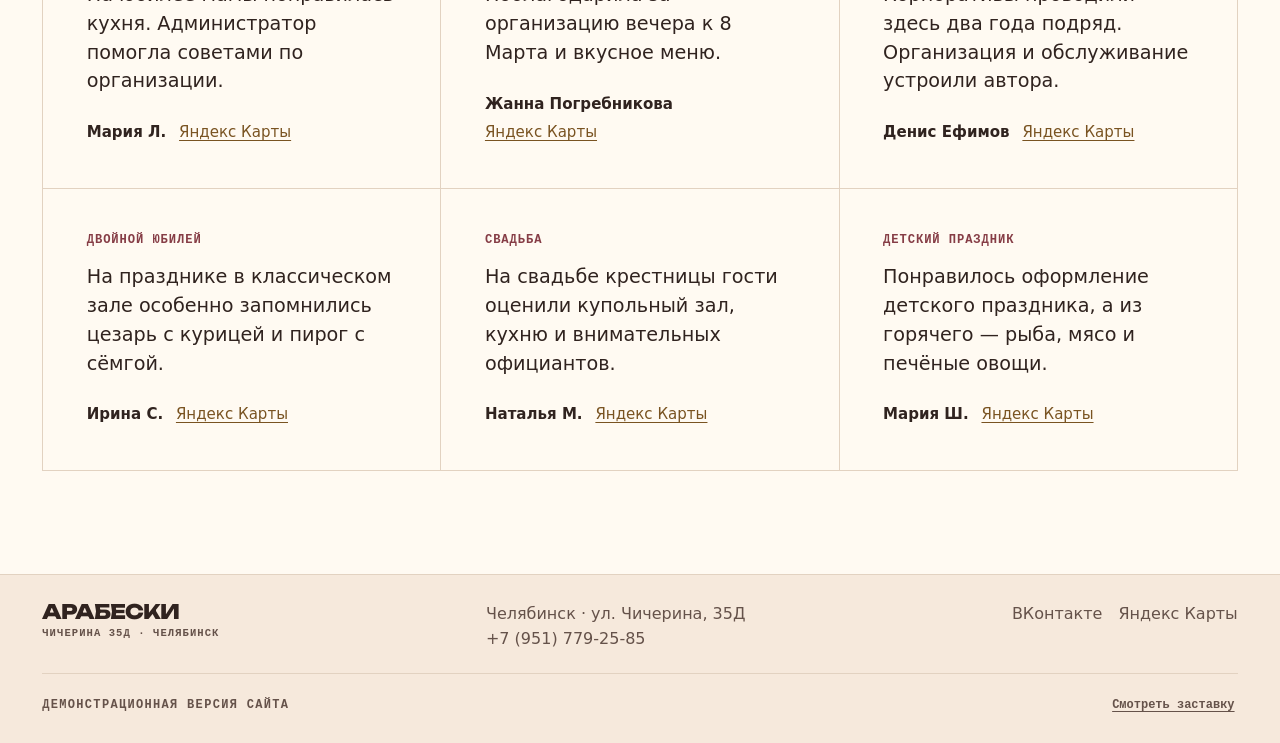
<file: reviews.html>
<!doctype html><html lang="ru"><head><meta charset="utf-8"><meta name="viewport" content="width=device-width,initial-scale=1"><meta name="robots" content="noindex,nofollow"><meta name="theme-color" content="#fffaf2"><meta name="description" content="Банкетный комплекс Арабески в Челябинске. Два зала, банкетное меню, отзывы и контакты."><meta property="og:title" content="Арабески · Банкетный комплекс"><meta property="og:description" content="Демо сайта банкетного комплекса в Челябинске"><title>Отзывы · Арабески — банкетный комплекс</title><link rel="icon" href="assets/icon.svg" type="image/svg+xml"><link rel="stylesheet" href="assets/style.css"><script src="assets/site.js" defer></script><script src="assets/poster.js" defer></script><script src="assets/cloche.js" defer></script></head><body><a class="skip" href="#main">Перейти к содержанию</a><header class="header"><div class="wrap nav-wrap"><a class="brand" href="index.html"><span>Арабески<small>ЧИЧЕРИНА 35Д · ЧЕЛЯБИНСК</small></span></a><button class="plain menu-toggle" data-show-menu type="button" aria-controls="site-menu" aria-expanded="false"><span class="menu-icon" aria-hidden="true"></span>Меню</button><button class="button" type="button" data-book >Обсудить банкет</button></div></header><main id="main"><section class="wrap inner-hero editorial"><div><p class="eyebrow">Отзывы гостей</p><h1>Как прошли <em>торжества</em></h1><p class="intro">Гости «Арабесок» о кухне, обслуживании и своих праздниках.</p><a class="button outline" href="https://yandex.ru/maps/org/arabeski/1762010667/reviews/">Все отзывы на Яндекс Картах</a></div><div class="editorial-image"><img src="assets/table.jpg" alt="Визуализация праздничного стола" width="768" height="512" fetchpriority="high" decoding="async"></div></section>
<section class="section wrap" data-reviews><div class="section-heading"><h2>Впечатления <em>гостей</em></h2><p>Краткий пересказ отзывов с Яндекс Карт.</p></div>
<div class="review-controls"><div class="menu-tabs" role="group" aria-label="Фильтр по формату события"><button type="button" data-review-filter="all" aria-pressed="true">Все</button><button type="button" data-review-filter="wedding" aria-pressed="false">Свадьбы</button><button type="button" data-review-filter="anniversary" aria-pressed="false">Юбилеи</button><button type="button" data-review-filter="corporate" aria-pressed="false">Корпоративы</button><button type="button" data-review-filter="other" aria-pressed="false">Другие события</button></div><p data-review-count aria-live="polite">Показано: 12</p></div>
<div class="quote-grid quote-grid-all"><article class="quote" data-review-category="wedding"><p class="quote-event">Свадьба</p><p class="quote-copy">Отметила красивый интерьер, свежие блюда и работу ведущей.</p><p class="quote-byline"><strong>Юлия Третьякова</strong><a href="https://yandex.ru/maps/org/arabeski/1762010667/reviews/">Яндекс Карты</a></p></article><article class="quote" data-review-category="corporate"><p class="quote-event">Корпоратив</p><p class="quote-copy">Поблагодарила команду купольного зала за новогодний корпоратив, кухню и обслуживание.</p><p class="quote-byline"><strong>Татьяна Шамина</strong><a href="https://yandex.ru/maps/org/arabeski/1762010667/reviews/">Яндекс Карты</a></p></article><article class="quote" data-review-category="anniversary"><p class="quote-event">Юбилей</p><p class="quote-copy">Отмечали здесь уже третий юбилей. Гостям понравились угощение и атмосфера.</p><p class="quote-byline"><strong>Бэлла Искра</strong><a href="https://yandex.ru/maps/org/arabeski/1762010667/reviews/">Яндекс Карты</a></p></article><article class="quote" data-review-category="other"><p class="quote-event">Банкет и фуршет</p><p class="quote-copy">Отметила, что команда зонировала зал под два формата и учла пожелания по меню.</p><p class="quote-byline"><strong>Маргарита Сидорик</strong><a href="https://yandex.ru/maps/org/arabeski/1762010667/reviews/">Яндекс Карты</a></p></article><article class="quote" data-review-category="wedding"><p class="quote-event">Свадьба</p><p class="quote-copy">На свадьбе в купольном зале понравились сытное меню и вежливый персонал.</p><p class="quote-byline"><strong>Любовь</strong><a href="https://yandex.ru/maps/org/arabeski/1762010667/reviews/">Яндекс Карты</a></p></article><article class="quote" data-review-category="wedding"><p class="quote-event">Свадьба</p><p class="quote-copy">Блюда подавали вовремя, а управляющая учла пожелания пары при подготовке.</p><p class="quote-byline"><strong>Кирилл</strong><a href="https://yandex.ru/maps/org/arabeski/1762010667/reviews/">Яндекс Карты</a></p></article><article class="quote" data-review-category="anniversary"><p class="quote-event">Юбилей</p><p class="quote-copy">На юбилее мамы понравилась кухня. Администратор помогла советами по организации.</p><p class="quote-byline"><strong>Мария Л.</strong><a href="https://yandex.ru/maps/org/arabeski/1762010667/reviews/">Яндекс Карты</a></p></article><article class="quote" data-review-category="other"><p class="quote-event">Праздничный вечер</p><p class="quote-copy">Поблагодарила за организацию вечера к 8 Марта и вкусное меню.</p><p class="quote-byline"><strong>Жанна Погребникова</strong><a href="https://yandex.ru/maps/org/arabeski/1762010667/reviews/">Яндекс Карты</a></p></article><article class="quote" data-review-category="corporate"><p class="quote-event">Корпоратив</p><p class="quote-copy">Корпоративы проводили здесь два года подряд. Организация и обслуживание устроили автора.</p><p class="quote-byline"><strong>Денис Ефимов</strong><a href="https://yandex.ru/maps/org/arabeski/1762010667/reviews/">Яндекс Карты</a></p></article><article class="quote" data-review-category="anniversary"><p class="quote-event">Двойной юбилей</p><p class="quote-copy">На празднике в классическом зале особенно запомнились цезарь с курицей и пирог с сёмгой.</p><p class="quote-byline"><strong>Ирина С.</strong><a href="https://yandex.ru/maps/org/arabeski/1762010667/reviews/">Яндекс Карты</a></p></article><article class="quote" data-review-category="wedding"><p class="quote-event">Свадьба</p><p class="quote-copy">На свадьбе крестницы гости оценили купольный зал, кухню и внимательных официантов.</p><p class="quote-byline"><strong>Наталья М.</strong><a href="https://yandex.ru/maps/org/arabeski/1762010667/reviews/">Яндекс Карты</a></p></article><article class="quote" data-review-category="other"><p class="quote-event">Детский праздник</p><p class="quote-copy">Понравилось оформление детского праздника, а из горячего — рыба, мясо и печёные овощи.</p><p class="quote-byline"><strong>Мария Ш.</strong><a href="https://yandex.ru/maps/org/arabeski/1762010667/reviews/">Яндекс Карты</a></p></article></div></section></main><footer class="footer"><div class="wrap footer-main"><a class="brand" href="index.html"><span>Арабески<small>ЧИЧЕРИНА 35Д · ЧЕЛЯБИНСК</small></span></a><div>Челябинск · ул. Чичерина, 35Д<br><a href="tel:+79517792585">+7 (951) 779-25-85</a></div><div class="footer-links"><a href="https://vk.ru/arabeski_chel">ВКонтакте</a><a href="https://yandex.ru/maps/org/arabeski/1762010667/">Яндекс Карты</a></div></div><div class="wrap footer-note"><span>Демонстрационная версия сайта</span><button class="plain replay-intro" type="button" data-replay-intro>Смотреть заставку</button></div></footer><dialog id="booking" aria-labelledby="booking-title"><div class="dialog-inner"><form method="dialog"><button class="close" aria-label="Закрыть">×</button></form><p class="eyebrow">Планирование банкета</p><h2 id="booking-title">Обсудить <em>праздник</em></h2><form id="request"><label>Формат<select name="event"><option>Свадьба</option><option>Юбилей</option><option>Корпоратив</option><option>Другое мероприятие</option></select></label><div class="fields"><label>Дата<input type="date" name="date" required></label><label>Число гостей<input type="number" name="guests" min="1" max="500" required inputmode="numeric" placeholder="Например, 40"></label></div><label>Зал<select name="hall"><option>Помогите выбрать</option><option>Классический зал</option><option>Купольный зал</option></select></label><p class="hint">Сайт подготовит текст. Отправить его можно вручную в сообщество.</p><button class="button" type="submit">Подготовить запрос</button></form><div id="request-ready" hidden><label>Ваш запрос<textarea id="message" rows="6" readonly></textarea></label><div class="actions"><button class="button outline" id="copy" type="button">Скопировать</button><a class="button" href="https://vk.ru/arabeski_chel" target="_blank" rel="noopener">Открыть ВКонтакте</a></div><p id="copy-status" class="hint" role="status"></p></div></div></dialog>
<dialog id="lightbox" aria-label="Фотография зала"><div class="lightbox-inner"><form method="dialog"><button class="close" aria-label="Закрыть">×</button></form><img alt=""><p></p></div></dialog><dialog id="site-menu" aria-label="Навигация по сайту"><div class="menu-layout"><div class="menu-navigation">
  <div class="menu-head"><a class="brand" href="index.html"><span>Арабески<small>ЧИЧЕРИНА 35Д · ЧЕЛЯБИНСК</small></span></a><form method="dialog"><button class="plain menu-toggle" type="submit">Закрыть <span class="menu-icon menu-cross" aria-hidden="true"></span></button></form></div>
  <nav aria-label="Разделы сайта"><a href="index.html"  data-menu-image="assets/opening.jpg" data-image-alt="Праздничная сервировка · визуализация">Главная</a><a href="menu.html"  data-menu-image="assets/food.jpg" data-image-alt="Подача горячего блюда · визуализация">Меню</a><a href="reviews.html" aria-current="page" data-menu-image="assets/table.jpg" data-image-alt="Детали сервировки · визуализация">Отзывы</a><a href="contacts.html"  data-menu-image="assets/dome.jpg" data-image-alt="Купольный зал · визуализация">Контакты</a></nav>
  <a class="menu-phone" href="tel:+79517792585">+7 (951) 779-25-85</a>
</div><div class="menu-visual"><img src="assets/opening.jpg" alt="Праздничная сервировка · визуализация" width="1320" height="880" loading="lazy" decoding="async"><small class="photo-label">Визуализация</small></div></div></dialog><dialog id="splash" aria-labelledby="splash-title"><div class="splash-layout">
  <div class="splash-top"><span>Арабески · Челябинск<br>Чичерина, 35Д</span><form method="dialog"><button type="submit" class="plain">Пропустить</button></form></div>
  <div class="splash-visual" aria-hidden="true"><span class="splash-wordmark">Арабески</span><div class="cloche-fallback"><i></i><span></span><b></b></div><canvas></canvas></div>
  <div class="splash-bottom"><div class="splash-progress"><p class="splash-place" data-intro-state>Готовим подачу</p><div role="progressbar" aria-label="Раскрытие заставки" aria-valuemin="0" aria-valuemax="100" aria-valuenow="0" data-intro-progress><strong aria-hidden="true" data-intro-count>0</strong><i aria-hidden="true"></i></div></div><form method="dialog"><button type="submit" class="button" data-intro-enter disabled>Войти в «Арабески»</button></form><p id="splash-title"><span>Вечер</span> <em>начинается</em></p></div>
</div></dialog></body></html>
</file>
<file: assets/style.css>
@font-face{font-family:Unbounded;src:url(unbounded-cyr.woff2) format('woff2');font-style:normal;font-weight:800;unicode-range:U+0301,U+0400-045F,U+0490-0491,U+04B0-04B1,U+2116;font-display:swap}
@font-face{font-family:Unbounded;src:url(unbounded-lat.woff2) format('woff2');font-style:normal;font-weight:800;unicode-range:U+0000-00FF,U+2000-206F,U+2212;font-display:swap}
:root{color-scheme:light;--paper:#fffaf2;--panel:#f7eddf;--ink:#30231f;--muted:#65524a;--accent:#863d46;--wine:#efdbd9;--gold:#795321;--fill:#ebd0a5;--line:#e2d2c1;--head:Unbounded,'Arial Black',Arial,sans-serif;--mono:ui-monospace,Consolas,monospace;--sans:system-ui,Arial,sans-serif;--gutter:clamp(18px,3.3vw,60px)}
*,*::before,*::after{box-sizing:border-box}
[hidden]{display:none!important}
html{scroll-behavior:smooth}
body{margin:0;background:var(--paper);color:var(--ink);font:1rem/1.56 var(--sans)}
body:has(dialog[open]){overflow:hidden}
a{color:inherit;text-decoration:none}
button,input,select,textarea{font:inherit}
button{color:inherit;cursor:pointer}
a:focus-visible,button:focus-visible,input:focus-visible,select:focus-visible,textarea:focus-visible,summary:focus-visible,[tabindex]:focus-visible{outline:2px solid var(--gold);outline-offset:4px}
h1,h2,h3,p,figure{margin:0}
h1,h2,h3{font-family:var(--head);font-weight:800;line-height:1.04;letter-spacing:-.07em;overflow-wrap:normal}
h1{font-size:clamp(2.7rem,8.2vw,8.8rem)}
h2{font-size:clamp(2.05rem,5.4vw,6rem)}
h3{font-size:clamp(1.35rem,3.1vw,3.5rem)}
em{font-style:normal;color:var(--accent)}
img{display:block;width:100%;height:auto}
.wrap{width:min(1540px,calc(100% - var(--gutter)*2));margin-inline:auto}
.section{padding-block:clamp(3.7rem,8vw,9rem)}
.skip{position:fixed;z-index:10;left:1rem;top:1rem;background:var(--ink);color:var(--paper);padding:.75rem;transform:translateY(-180%)}
.skip:focus{transform:none}
.header{position:sticky;top:0;z-index:3;background:#fffaf2f5;border-bottom:1px solid var(--line)}
.nav-wrap{display:grid;grid-template-columns:1fr auto 1fr;align-items:center;min-height:72px;gap:.7rem}
.brand{color:var(--ink);width:max-content;text-transform:uppercase;font:800 clamp(.85rem,1.8vw,1.25rem)/1 var(--head);letter-spacing:-.055em}
.brand small{display:block;color:var(--muted);font:600 .66rem/1 var(--mono);letter-spacing:.1em;margin-top:.42rem}
.nav-wrap>.button{justify-self:end}
.plain{border:0;background:transparent;padding:.35rem .2rem;color:inherit}
.menu-toggle,.poster-meta,.eyebrow,.photo-label,.menu-phone,.splash-top,.splash-place,.footer-note{font:600 .75rem/1.4 var(--mono);letter-spacing:.11em;text-transform:uppercase}
.menu-toggle{display:flex;align-items:center;justify-content:center;gap:.68rem;min-height:44px}
.menu-icon{display:block;position:relative;width:1.4rem;height:.65rem}
.menu-icon::before,.menu-icon::after{content:'';position:absolute;left:0;right:0;top:50%;height:1px;background:currentColor;transform:translateY(-3px);transition:transform .24s}
.menu-icon::after{transform:translateY(3px)}
.menu-toggle:hover .menu-icon::before{transform:translateY(-4px)}
.menu-toggle:hover .menu-icon::after{transform:translateY(4px)}
.menu-toggle[aria-expanded=true] .menu-icon::before,.menu-toggle .menu-cross::before{transform:rotate(42deg)}
.menu-toggle[aria-expanded=true] .menu-icon::after,.menu-toggle .menu-cross::after{transform:rotate(-42deg)}
.button{display:inline-flex;min-height:46px;align-items:center;justify-content:center;padding:.64rem 1.22rem;border:1px solid #c69c66;background:var(--fill);color:#30231f;border-radius:99px;font:700 .76rem/1.25 var(--mono);letter-spacing:.05em;text-transform:uppercase;text-align:center;transition:background .2s,color .2s}
.button:hover{background:#e0ba83;color:#30231f;border-color:#a97e47}
.button.outline{background:transparent;color:var(--ink);border-color:#aa8e7c}
.button.outline:hover{background:var(--ink);color:var(--paper)}
.actions{display:flex;align-items:center;gap:.6rem;flex-wrap:wrap}
.eyebrow{color:var(--gold);margin-bottom:1rem}
.poster{padding-block:clamp(1.25rem,3vw,3rem);min-height:min(760px,calc(100svh - 72px));display:grid;grid-template-rows:auto 1fr auto}
.poster-meta{display:flex;justify-content:space-between;gap:1.15rem;color:var(--muted);border-bottom:1px solid var(--line);padding-bottom:1.05rem}
.poster-meta a:hover{text-decoration:underline}
.poster h1{align-self:center;text-align:center;font-size:clamp(2.7rem,13.1vw,13.4rem);line-height:.96;padding:.12em .075em .17em 0;text-transform:uppercase;letter-spacing:-.085em;color:#795321}
@supports (background-clip:text){.poster h1{background:linear-gradient(120deg,#43201368,#4228142b 48%,#44211375),url(opening.jpg) center 57%/cover;--poster-x:50%;background-position:center,var(--poster-x) 57%;background-clip:text;color:transparent;-webkit-text-stroke:1px #81512b61}}
.poster-end{display:grid;grid-template-columns:1fr .8fr 1.65fr;border-top:1px solid var(--line);min-width:0}
.poster-end>div{padding:1.2rem .95rem .55rem;border-left:1px solid var(--line)}
.poster-end>div:first-child{padding-left:0;border-left:0}
.poster-end strong{display:block;font:800 clamp(1.2rem,2.8vw,2.6rem)/1.1 var(--head);letter-spacing:-.08em}
.poster-end span{display:block;color:var(--muted);font-size:.86rem;margin-top:.45rem}
.poster-end .actions{justify-content:end;padding-right:0}
.story,.editorial{display:grid;align-items:center;grid-template-columns:minmax(0,1.18fr) minmax(0,.82fr);gap:clamp(1.5rem,7vw,8rem)}
.story{border-top:1px solid var(--line)}
.story p:not(.eyebrow),.editorial p:not(.eyebrow){font-size:clamp(1rem,1.45vw,1.22rem);max-width:37rem;color:var(--muted);margin:1.3rem 0 1.6rem}
.editorial-image{position:relative;background:#f1e3d1;overflow:hidden}
.editorial-image img{object-fit:cover;aspect-ratio:1.36}
.photo-label{position:absolute;bottom:.8rem;left:.8rem;background:#fff9efe8;color:#30231f;padding:.29rem .45rem;letter-spacing:.055em}
.event-strip{display:flex;justify-content:center;align-items:center;gap:clamp(.5rem,2vw,2.6rem);text-transform:uppercase;text-align:center;padding:1.14rem var(--gutter);background:var(--wine);color:var(--ink);font:800 clamp(.63rem,2.6vw,2.9rem)/1.3 var(--head);letter-spacing:-.05em}
.event-strip span[aria-hidden]{color:#a66a43}
.chapters{padding-block:clamp(2rem,5vw,5rem);background:#f8efe3}
.chapter-head{display:flex;justify-content:space-between;align-items:end;gap:1rem;margin-bottom:1.2rem}
.chapter-head h2{font-size:clamp(1.7rem,4.2vw,4.8rem)}
.chapter-controls{display:flex;align-items:center;gap:.55rem;white-space:nowrap;color:var(--gold);font:.8rem var(--mono)}
.chapter-turn,.scene-controls button{border:1px solid #a98c75;background:#fffaf2;color:var(--ink);min-width:44px;min-height:44px;border-radius:50%;font-size:1.15rem}
.chapter-turn:disabled{opacity:.42;cursor:default}
.chapter-turn:not(:disabled):hover,.scene-controls button:hover{background:#f1dbce}
.chapter-track{position:relative;display:flex;overflow-x:auto;overscroll-behavior-inline:contain;scroll-snap-type:x mandatory;scrollbar-width:thin;scrollbar-color:#aa8063 #ebddcc}
.chapter{scroll-snap-align:start;flex:0 0 100%;min-width:0;display:grid;grid-template-columns:minmax(0,.76fr) minmax(0,1.24fr);background:#fff9ee;border:1px solid var(--line)}
.chapter-copy{display:flex;flex-direction:column;justify-content:center;align-items:start;padding:clamp(1.2rem,4vw,4rem);container-type:inline-size}
.chapter-copy h3{font-size:clamp(1.35rem,12cqi,4.6rem);text-transform:uppercase}
.chapter-copy p{margin:1rem 0 1.5rem;color:var(--muted)}
.image-button{position:relative;display:block;width:100%;padding:0;overflow:hidden;border:0;background:#ecddcb}
.chapter-picture img{min-height:100%;aspect-ratio:1.6;object-fit:cover;transition:transform .4s}
.chapter-picture:hover img{transform:scale(1.035)}
.chapters{scroll-margin-top:5rem}
@media(min-width:1000px) and (min-height:680px) and (prefers-reduced-motion:no-preference){
  .chapters[data-scroll-chapters]{height:365svh;padding-block:0}
  .chapters[data-scroll-chapters] .chapter-shell{position:sticky;top:72px;padding-top:clamp(1rem,2.7vh,2rem)}
  .chapters[data-scroll-chapters] .chapter-track{scroll-snap-type:none;overflow-x:hidden}
  .chapters[data-scroll-chapters] .chapter-picture img{height:min(57svh,640px);aspect-ratio:auto}
}
.source{display:inline-block;color:var(--gold);font-size:.93rem;text-decoration:underline;text-underline-offset:.25em;margin-top:1rem}
.section-heading{display:flex;align-items:end;justify-content:space-between;gap:1.5rem;margin-bottom:clamp(1.3rem,3vw,3rem)}
.section-heading>p{max-width:28rem;color:var(--muted)}
.studio{border-bottom:1px solid var(--line)}
.studio-panel{display:grid;grid-template-columns:minmax(0,1.85fr) minmax(280px,1fr);background:#f8efe2;border:1px solid var(--line);overflow:hidden}
.studio-stage{position:relative;min-height:465px;background:radial-gradient(ellipse at 51% 10%,#fffaf0,#f3e5d5 64%,#ead6bf);overflow:hidden}
.studio-panel[data-ambience=night] .studio-stage{background:radial-gradient(ellipse at 47% 7%,#fbe8cf,#ebcbaa 65%,#d7ac92)}
.studio-stage canvas{display:block;width:100%;height:100%;position:absolute;inset:0;cursor:grab;touch-action:pan-y}
.studio-stage canvas.grabbing{cursor:grabbing}
.scene-controls{position:absolute;left:1rem;bottom:1rem;display:flex;gap:.4rem}
.scene-controls button:last-child{font-size:.85rem;border-radius:99px;padding-inline:.68rem}
.studio-options{padding:clamp(1.15rem,3.7vw,3rem);display:flex;flex-direction:column;justify-content:center;align-items:start}
.studio-options fieldset{padding:0;margin:0 0 1rem;border:0;width:100%;min-width:0}
.studio-options legend{font-size:.86rem;font-weight:700;margin-bottom:.38rem}
.studio-choices{display:flex;gap:.35rem;flex-wrap:wrap}
.studio-choices button{min-height:44px;min-width:44px;padding:.35rem .7rem;border:1px solid #aa8e7c;border-radius:99px;background:transparent;font-size:.9rem}
.studio-choices button:hover{background:#f0ded4}
.studio-choices button[aria-pressed=true]{background:var(--fill);border-color:var(--gold);color:var(--ink)}
.studio-summary{font:700 1.1rem/1.2 var(--mono);margin:.2rem 0 .5rem}
.studio-note{font-size:.84rem;color:var(--muted);margin-bottom:1rem}
.inner-hero{padding-block:clamp(3rem,7vw,8rem);border-bottom:1px solid var(--line)}
.inner-hero h1{text-transform:uppercase;font-size:clamp(2rem,5.9vw,6.7rem)}
.contact-grid{display:grid;grid-template-columns:repeat(2,minmax(0,1fr));border-block:1px solid var(--line)}
.quote-grid{display:grid;grid-template-columns:repeat(2,minmax(0,1fr));gap:1px;background:var(--line);border:1px solid var(--line)}
.quote-grid-all{grid-template-columns:repeat(3,minmax(0,1fr))}
.quote,.contact-grid article{padding:clamp(1.15rem,3.4vw,3.1rem)}
.contact-grid article+article{border-left:1px solid var(--line)}
.mark{color:var(--gold)}
.quote{display:flex;flex-direction:column;background:var(--paper)}
.quote-event{color:var(--accent);font:700 .76rem/1.35 var(--mono);letter-spacing:.075em;text-transform:uppercase}
.quote-copy{margin:.9rem 0 1.55rem;font-size:clamp(1.02rem,1.5vw,1.32rem);line-height:1.5}
.quote-byline{display:flex;flex-wrap:wrap;align-items:baseline;gap:.28rem .8rem;margin-top:auto;font-size:.94rem}
.quote-byline a{color:var(--gold);text-decoration:underline;text-underline-offset:.2em}
.review-note{color:var(--muted);margin-bottom:.8rem;font-size:.9rem}
.review-controls{display:flex;align-items:baseline;justify-content:space-between;gap:.75rem 1.4rem;flex-wrap:wrap;margin:0 0 1.2rem}
.review-controls .menu-tabs{margin:0}
.review-controls [data-review-count]{color:var(--muted);font:.82rem var(--mono)}
.menu-tabs{display:flex;gap:.55rem;flex-wrap:wrap;margin-bottom:1.3rem}
.menu-tabs button{min-height:44px;border:1px solid #aa8e7c;border-radius:99px;background:transparent;padding:.48rem 1rem}
.menu-tabs button[aria-pressed=true]{background:var(--fill);color:var(--ink);border-color:var(--gold)}
.menu-panel{border-top:1px solid var(--line)}
.menu-panel article{display:grid;grid-template-columns:1fr 1fr;align-items:center;gap:1rem;padding:1.35rem 0;border-bottom:1px solid var(--line)}
.menu-panel h3{font-size:clamp(1.03rem,2.3vw,2.5rem)}
.menu-panel p,.faq p{color:var(--muted)}
.address-card{position:relative;border:1px solid var(--line);background:#f5e7dc;padding:clamp(1.45rem,4vw,4.25rem);overflow:hidden}
.address-card h2{font-size:clamp(1.45rem,3.8vw,3.7rem)}
.address-card .mark{position:absolute;right:-.07em;bottom:-.52em;font-size:13rem;color:#b58c582a;pointer-events:none}
.faq{margin-top:4rem;max-width:60rem}
.faq h2{margin-bottom:1.5rem}
details{border-top:1px solid var(--line);padding:1rem 0}
details:last-child{border-bottom:1px solid var(--line)}
summary{cursor:pointer;font-weight:650}
.faq p{margin-top:.5rem}
.closing{position:relative;isolation:isolate;display:grid;align-items:center;min-height:clamp(360px,51vw,665px);overflow:hidden;background:#ead9c4}
.closing img{position:absolute;inset:0;height:100%;object-fit:cover;z-index:-2}
.closing::before{content:'';position:absolute;inset:0;background:linear-gradient(90deg,#fff6e9f5 3%,#fff1e5e6 31%,#fff2e285 67%,#fff0e344);z-index:-1}
.closing h2{max-width:10ch;margin-bottom:1.4rem;text-transform:uppercase}
.footer{border-top:1px solid var(--line);background:#f6e9dc;padding:1.7rem 0 1rem}
.footer-main{display:flex;justify-content:space-between;align-items:start;gap:1.4rem;flex-wrap:wrap;color:var(--muted)}
.footer-links{display:flex;gap:1rem;flex-wrap:wrap}
.footer a:hover,.contact-grid a:hover{text-decoration:underline;text-underline-offset:4px}
.footer-note{border-top:1px solid var(--line);margin-top:1.35rem;padding-top:.55rem;color:var(--muted);display:flex;flex-wrap:wrap;justify-content:space-between;align-items:center;gap:.45rem 1rem}
.replay-intro{min-height:44px;font:inherit;text-decoration:underline;text-underline-offset:.25em}
dialog{width:min(530px,calc(100% - 1.4rem));max-height:calc(100% - 1.4rem);padding:0;border:1px solid var(--line);background:#fffaf2;color:var(--ink);box-shadow:0 15px 60px #46322135}
dialog::backdrop{background:#40302785}
.dialog-inner{padding:clamp(1rem,4vw,2rem);position:relative}
.dialog-inner h2{font-size:clamp(1.5rem,4vw,2.45rem);margin-bottom:1.2rem;padding-right:1.1rem}
.close{position:absolute;top:.5rem;right:.5rem;z-index:2;min-width:44px;min-height:44px;border:1px solid #b09580;background:#fff4e8;border-radius:50%;font-size:1.5rem;line-height:1}
#request,.fields,label{display:grid;gap:.65rem}
.fields{grid-template-columns:1fr 1fr}
label{gap:.25rem;min-width:0;font-size:.9rem;font-weight:600}
input,textarea,select{min-width:0;width:100%;min-height:44px;border:1px solid #ad907a;background:#fffdfa;color:var(--ink);padding:.52rem .58rem;font-size:1rem;font-weight:400}
textarea{resize:vertical}
.hint{color:var(--muted);font-size:.86rem}
#request-ready .actions{margin-top:.8rem}
#lightbox{width:min(960px,calc(100% - 1.4rem))}
.lightbox-inner{position:relative}
.lightbox-inner img{max-height:76dvh;object-fit:contain;background:#f5e7d6}
.lightbox-inner p{padding:.7rem 1rem}
#site-menu,#splash{width:100%;height:100%;max-width:none;max-height:none;margin:0;border:0;background:var(--paper);overscroll-behavior:contain}
.menu-layout{min-height:100%;display:grid;grid-template-columns:1.05fr .95fr;background:var(--paper)}
.menu-navigation{background:var(--wine);padding:clamp(1rem,3.5vw,3rem);display:flex;flex-direction:column;justify-content:space-between;gap:1.8rem}
.menu-head{display:flex;align-items:center;justify-content:space-between;gap:1rem}
.menu-head .brand small{color:#63463f}
.menu-navigation nav{display:grid;align-content:center}
.menu-navigation nav a{font:800 clamp(2.55rem,6vw,7rem)/1.12 var(--head);letter-spacing:-.075em;width:fit-content;padding:.05em 0}
.menu-navigation nav a[aria-current]{color:#863d46}
.menu-navigation nav a:hover{text-decoration:underline;text-underline-offset:.1em;text-decoration-thickness:.06em}
.menu-visual{position:relative;overflow:hidden;min-height:100%;background:var(--panel);--menu-reveal:inset(0 0 0 100%)}
.menu-visual img{position:absolute;inset:0;width:100%;height:100%;object-fit:cover}
.menu-phone{color:#52342e}
.splash-layout{position:relative;display:grid;grid-template-rows:auto 1fr auto;min-height:100%;isolation:isolate;padding:clamp(1.15rem,3.2vw,3rem);background:radial-gradient(ellipse at 50% 52%,#fffdf7 0%,#faedda 52%,#f4dfd5 100%)}
.splash-layout::before{content:'';position:absolute;inset:5% 0;background:radial-gradient(ellipse at center,#fffdf6 0%,#ffe5ac42 34%,transparent 69%);pointer-events:none}
.splash-layout::after{content:'';position:absolute;inset:clamp(.55rem,1.55vw,1.45rem);border:1px solid #9b72434f;pointer-events:none}
.splash-top,.splash-bottom{position:relative;z-index:1;display:flex;align-items:center;justify-content:space-between;gap:.9rem}
.splash-top .plain{min-height:44px;text-transform:uppercase;letter-spacing:inherit}
.splash-bottom{display:grid;grid-template-columns:minmax(0,1fr) auto minmax(0,1fr);align-items:end}
.splash-progress{max-width:12rem}
.splash-place{color:#68534a;margin-bottom:.25rem}
[data-intro-progress]{display:grid;gap:.55rem}
[data-intro-count]{font:800 clamp(3rem,8.7vw,9rem)/.87 var(--head);letter-spacing:-.09em;color:var(--ink);font-variant-numeric:tabular-nums}
[data-intro-progress] i{display:block;height:3px;background:linear-gradient(90deg,#a36b38 var(--intro-progress,0%),#cdb199 var(--intro-progress,0%))}
#splash-title{font:800 clamp(1.55rem,3.72vw,4.9rem)/.99 var(--head);letter-spacing:-.075em;text-transform:uppercase;text-align:right;justify-self:end}
#splash-title>span,#splash-title>em{display:block}
#splash-title em{color:var(--gold)}
.splash-bottom form{white-space:nowrap}
.splash-bottom .button:disabled{visibility:hidden}
.splash-visual{position:relative;min-height:300px;touch-action:pan-y}
.splash-wordmark{position:absolute;inset:0;display:grid;place-items:center;color:#93613a16;pointer-events:none;font:800 clamp(2.45rem,12.5vw,13rem)/1 var(--head);text-transform:uppercase;letter-spacing:-.08em}
.splash-visual::before{content:'';position:absolute;top:68%;left:50%;width:min(74%,510px);height:18%;transform:translate(-50%,-50%);background:radial-gradient(ellipse,#8c5e3b47,transparent 68%);pointer-events:none}
.splash-visual canvas{position:absolute;inset:0;width:100%;height:100%;display:block}
.cloche-fallback{position:absolute;width:min(56vw,400px);aspect-ratio:1.38;top:50%;left:50%;transform:translate(-50%,-50%);filter:drop-shadow(0 17px 34px #8d654744)}
.cloche-fallback i{position:absolute;inset:12% 5% 10%;z-index:2;transform:translateY(var(--lid-travel,0%));border-radius:50% 50% 9% 9%/84% 84% 14% 14%;background:linear-gradient(112deg,#3c1c10,#b07b39 24%,#ffe3a4 39%,#98532a 51%,#3e1e18 69%,#c08344 88%,#f2bb6d);border-bottom:5px solid #eeb36c}
.cloche-fallback i::before{content:'';position:absolute;left:43%;right:43%;height:17%;top:-15%;border-radius:50%;background:linear-gradient(115deg,#612717,#f6d092,#814326)}
.cloche-fallback span{position:absolute;left:30%;right:30%;bottom:10%;height:17%;z-index:1;border:1px solid #bb925d;border-radius:12% 12% 28% 28%;background:linear-gradient(110deg,#d1b088,#fff1d2 52%,#cfaf87)}
.cloche-fallback span::before{content:'';position:absolute;inset:-72% 14% 79%;border:inherit;border-radius:18% 18% 18% 18%;background:inherit}
.cloche-fallback b{position:absolute;bottom:3%;left:0;right:0;height:12%;border-radius:50%;background:linear-gradient(90deg,#633827,#f8c281,#9c6135,#e1a477)}
.splash-visual[data-rendered] .cloche-fallback{visibility:hidden}
@media(prefers-reduced-motion:no-preference){
  #splash[open] .splash-layout::before{animation:intro-light 1.8s ease-out both}
  #splash[open] .splash-wordmark{animation:intro-wordmark 1.55s .15s cubic-bezier(.2,.75,.2,1) both}
  #splash[open] #splash-title>span{animation:intro-title .55s .64s cubic-bezier(.22,.8,.3,1) both}
  #splash[open] #splash-title>em{animation:intro-title .6s .79s cubic-bezier(.22,.8,.3,1) both}
  #splash[open][data-ready] .splash-bottom .button{animation:intro-button .48s cubic-bezier(.22,.8,.3,1) both}
  @keyframes intro-light{0%{opacity:.1;transform:scale(.86)}100%{opacity:1;transform:scale(1)}}
  @keyframes intro-wordmark{from{opacity:0;transform:translateY(.11em) scale(.985)}to{opacity:1;transform:none}}
  @keyframes intro-title{from{opacity:0;transform:translateY(.38em);clip-path:inset(0 0 100%)}to{opacity:1;transform:none;clip-path:inset(0)}}
  @keyframes intro-button{from{opacity:.65;transform:translateY(5px)}to{opacity:1;transform:none}}
  .splash-dismissed .poster h1{animation:poster-enter .8s cubic-bezier(.18,.75,.2,1) both}
  #site-menu[open] .menu-navigation{animation:menu-panel-in .43s cubic-bezier(.22,.8,.2,1) both}
  #site-menu[open] .menu-visual{animation:menu-image-in .6s cubic-bezier(.22,.8,.2,1) both}
  #site-menu[open] .menu-visual img{animation:menu-photo-in .78s cubic-bezier(.22,.8,.2,1) both}
  #site-menu[open] nav a{animation:menu-link-in .46s cubic-bezier(.22,.8,.2,1) both;animation-delay:var(--entry-delay,.1s)}
  #site-menu nav a:nth-child(2){--entry-delay:.15s}
  #site-menu nav a:nth-child(3){--entry-delay:.2s}
  #site-menu nav a:nth-child(4){--entry-delay:.25s}
  @keyframes poster-enter{from{transform:translateY(.19em);clip-path:inset(0 0 100%);opacity:.3}to{transform:none;clip-path:inset(0);opacity:1}}
  @keyframes menu-panel-in{from{transform:translateX(-1.6rem);opacity:.3}to{transform:none;opacity:1}}
  @keyframes menu-image-in{from{clip-path:var(--menu-reveal)}to{clip-path:inset(0)}}
  @keyframes menu-photo-in{from{transform:scale(1.07)}to{transform:scale(1)}}
  @keyframes menu-link-in{from{transform:translateY(.58em);opacity:0}to{transform:none;opacity:1}}
}
@media(max-width:940px){
  .poster{min-height:clamp(500px,75svh,700px)}
  .studio-panel{grid-template-columns:minmax(0,1.25fr) minmax(270px,1fr)}
  .quote-grid-all{grid-template-columns:repeat(2,minmax(0,1fr))}
}
@media(max-width:720px){
  .nav-wrap{min-height:65px;grid-template-columns:minmax(0,1fr) auto auto}
  .nav-wrap>.button{font-size:.66rem;padding-inline:.63rem;min-height:42px}
  .brand small{font-size:.52rem}
  .menu-toggle{font-size:.69rem;gap:.28rem}
  .menu-icon{width:.9rem}
  .poster{min-height:0;grid-template-rows:auto auto auto}
  .poster-meta{font-size:.65rem;flex-wrap:wrap;gap:.55rem}
  .poster-meta span:nth-child(2){display:none}
  .poster h1{font-size:clamp(2.2rem,12.3vw,6.1rem);margin-block:clamp(3.9rem,19vw,7rem)}
  .poster-end{grid-template-columns:1.25fr .75fr}
  .poster-end>div{padding:.95rem .55rem .65rem}
  .poster-end .actions{justify-content:start;border-left:0;border-top:1px solid var(--line);grid-column:1/-1;padding-left:0}
  .poster-end strong{font-size:1.2rem}
  .story,.editorial,.studio-panel,.chapter{grid-template-columns:1fr}
  .section-heading{display:grid;gap:1rem}
  .section-heading .button{justify-self:start}
  .chapter-head{align-items:center}
  .chapter-copy h3{font-size:clamp(1.35rem,10.5cqi,2.6rem)}
  .chapter-picture{grid-row:1}
  .chapter-picture img{min-height:unset;aspect-ratio:1.55}
  .studio-stage{min-height:0;aspect-ratio:1.12}
  .quote-grid,.contact-grid{grid-template-columns:1fr}
  .contact-grid article+article{border-left:0;border-top:1px solid var(--line)}
  .menu-layout{grid-template-columns:1fr;grid-template-rows:1fr min(27vh,220px)}
  .menu-visual{--menu-reveal:inset(100% 0 0)}
  .menu-navigation nav a{font-size:clamp(2.3rem,8vw,4rem)}
  .splash-bottom{grid-template-columns:minmax(0,1fr) auto;gap:.85rem}
  .splash-bottom form{grid-column:1/-1;grid-row:2;justify-self:center}
  .splash-place{font-size:.64rem;letter-spacing:.04em}
  [data-intro-count]{font-size:clamp(2.8rem,9.5vw,5.5rem)}
  #splash-title{grid-column:2;grid-row:1;font-size:clamp(1.19rem,5.85vw,2.7rem)}
}
@media(max-width:480px){.chapter-head{align-items:start;flex-direction:column;gap:.75rem}}
@media(max-width:375px){
  .nav-wrap{gap:.4rem}
  .brand small{letter-spacing:.015em}
  .menu-toggle{padding-inline:0}
  .menu-icon{display:none}
  .menu-panel article{grid-template-columns:1fr;gap:.5rem}
  .chapter-controls{gap:.3rem}
  .chapter-turn{min-width:40px}
}
@media(prefers-reduced-motion:reduce){
  *,*::before,*::after{scroll-behavior:auto!important;transition:none!important}
  #splash[open] .splash-layout{animation:menu-fade-in .19s ease-out both}
  #splash[open][data-ready] .splash-bottom .button{animation:menu-fade-in .16s ease-out both}
  #site-menu[open] .menu-layout{animation:menu-fade-in .16s ease-out both}
  @keyframes menu-fade-in{from{opacity:0}to{opacity:1}}
}
</file>
